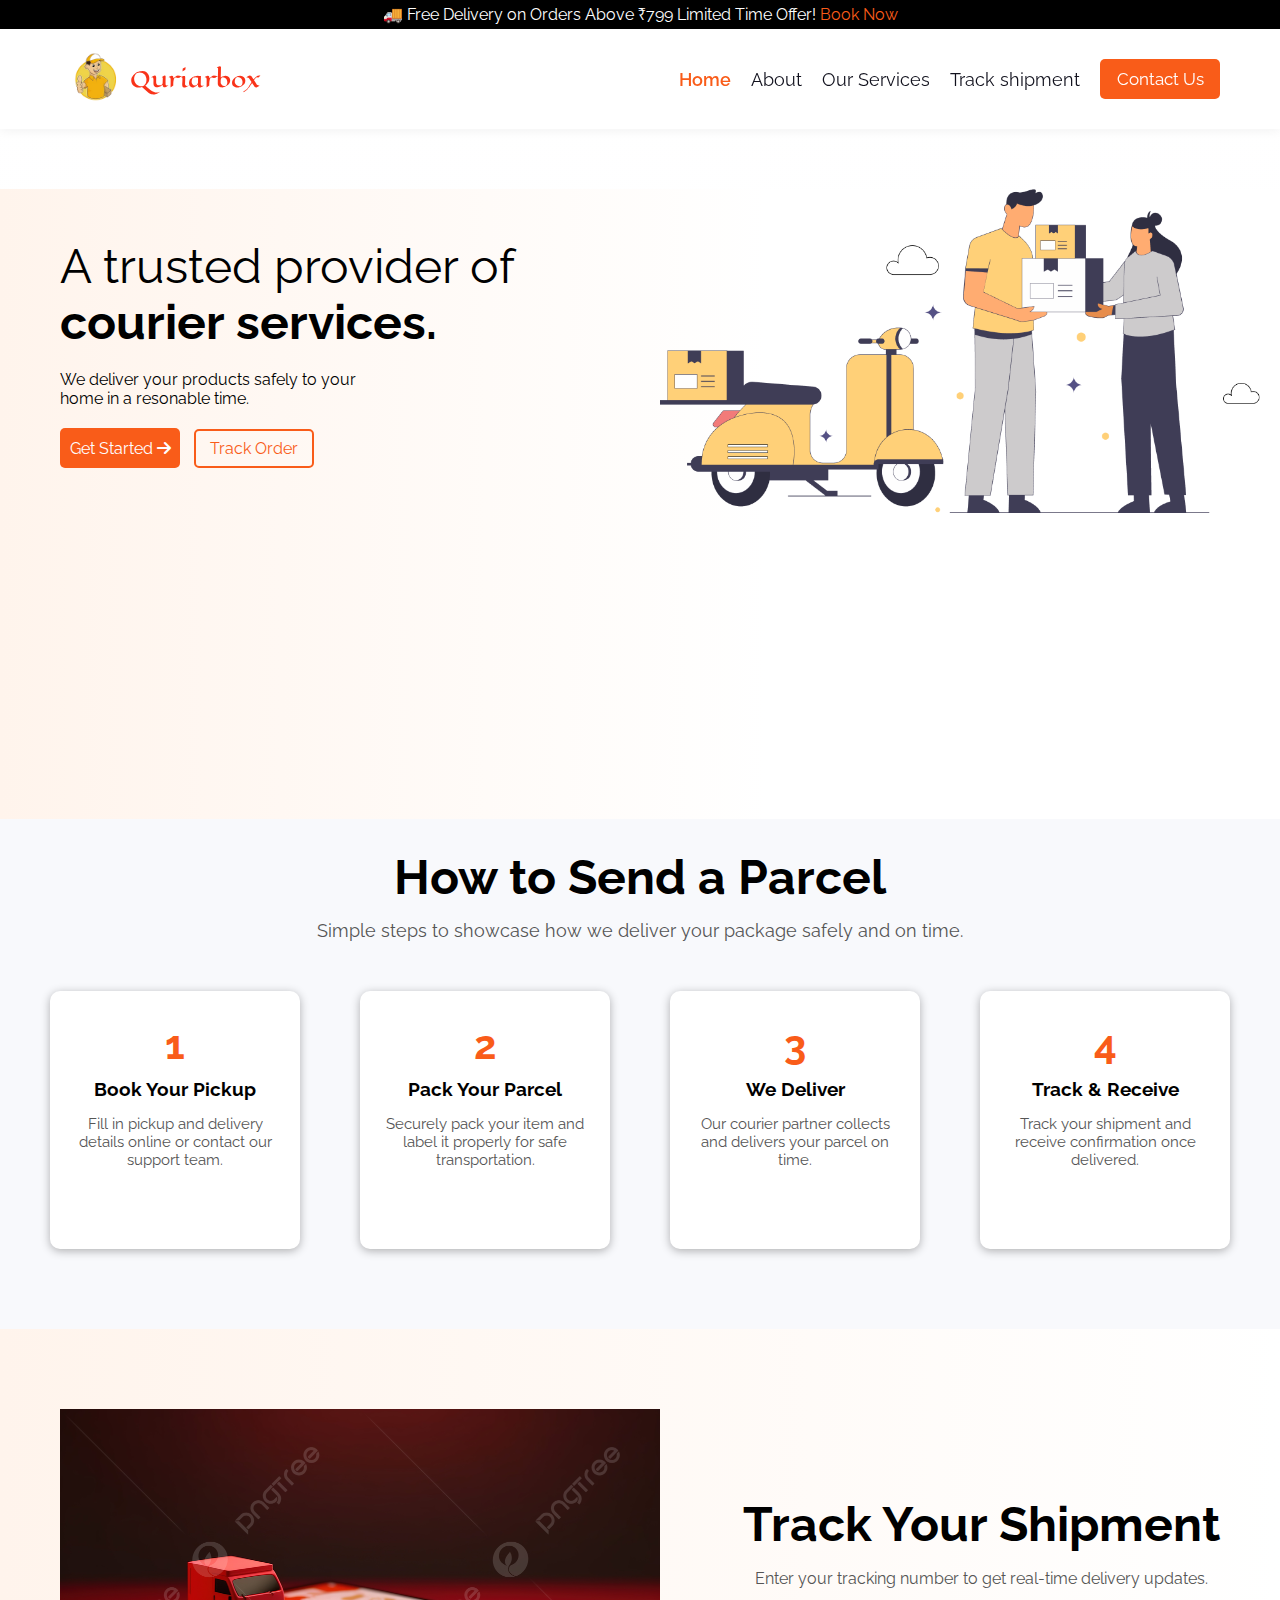
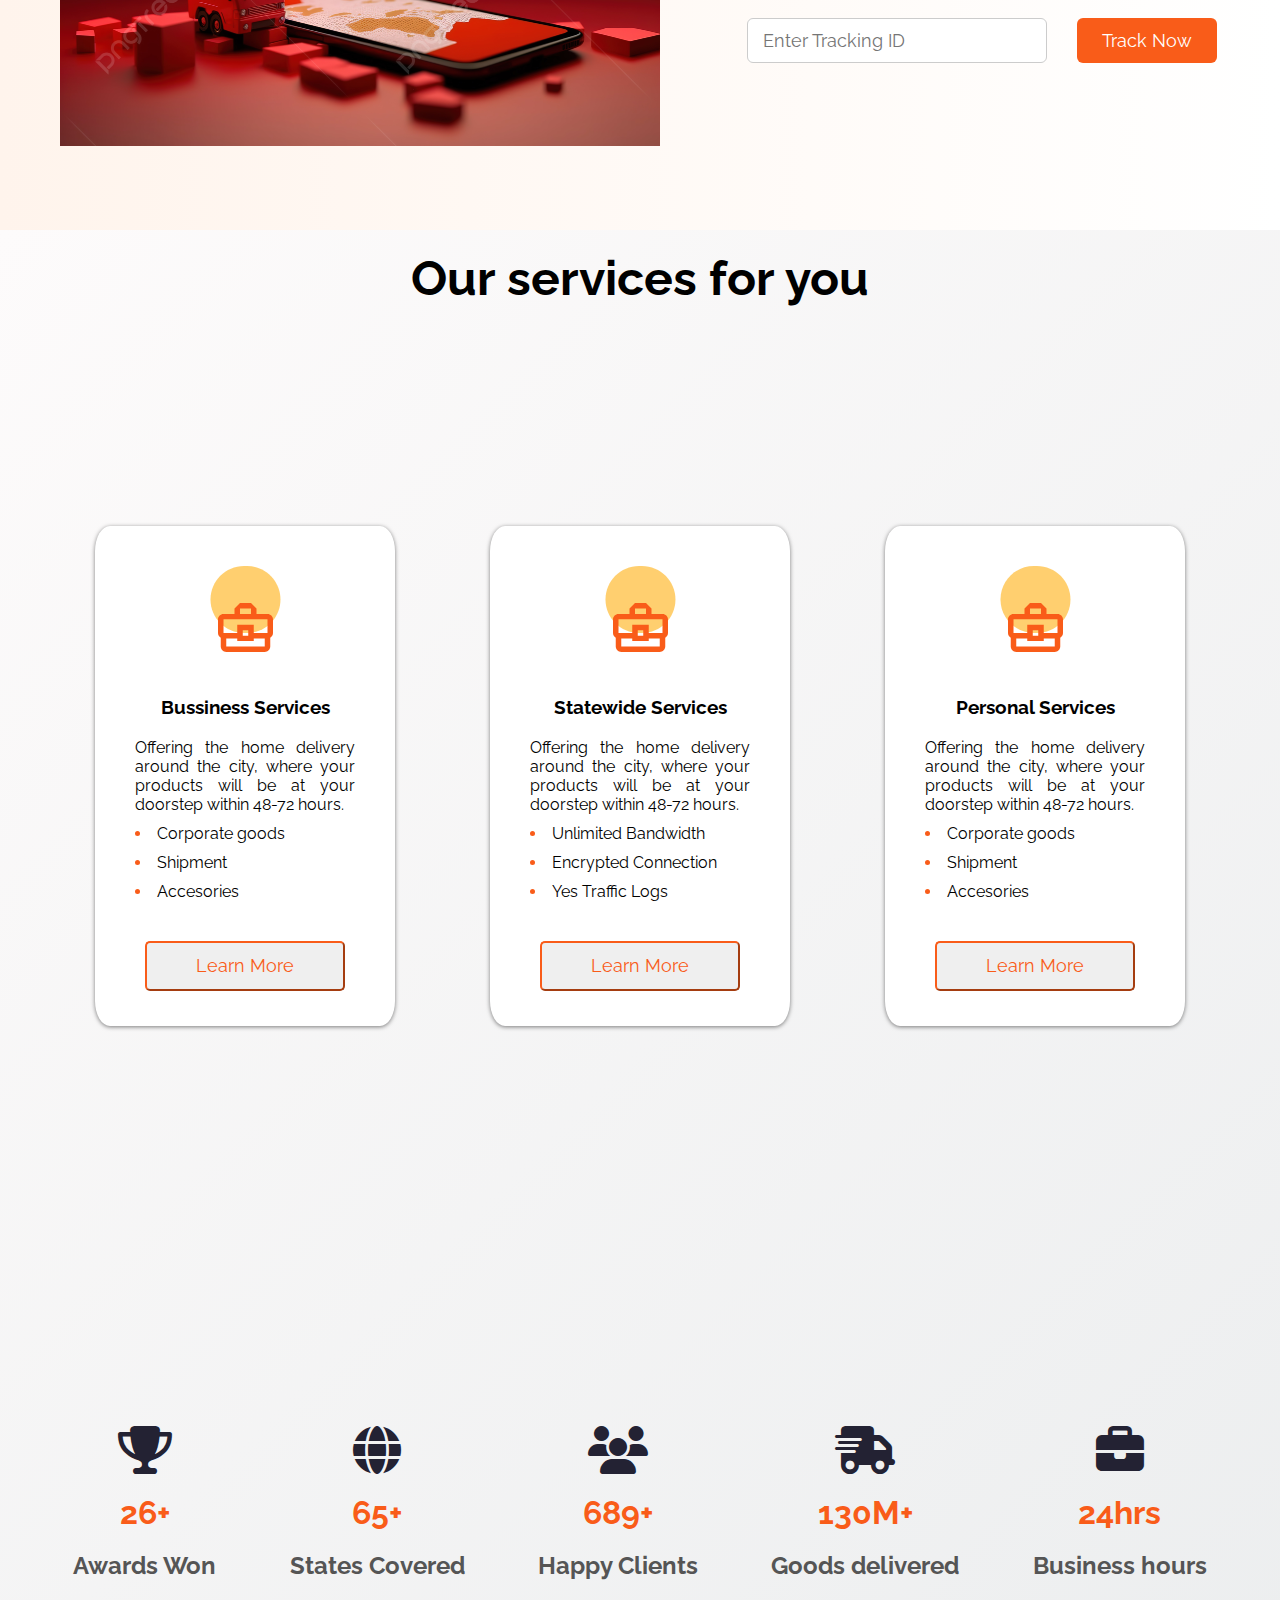
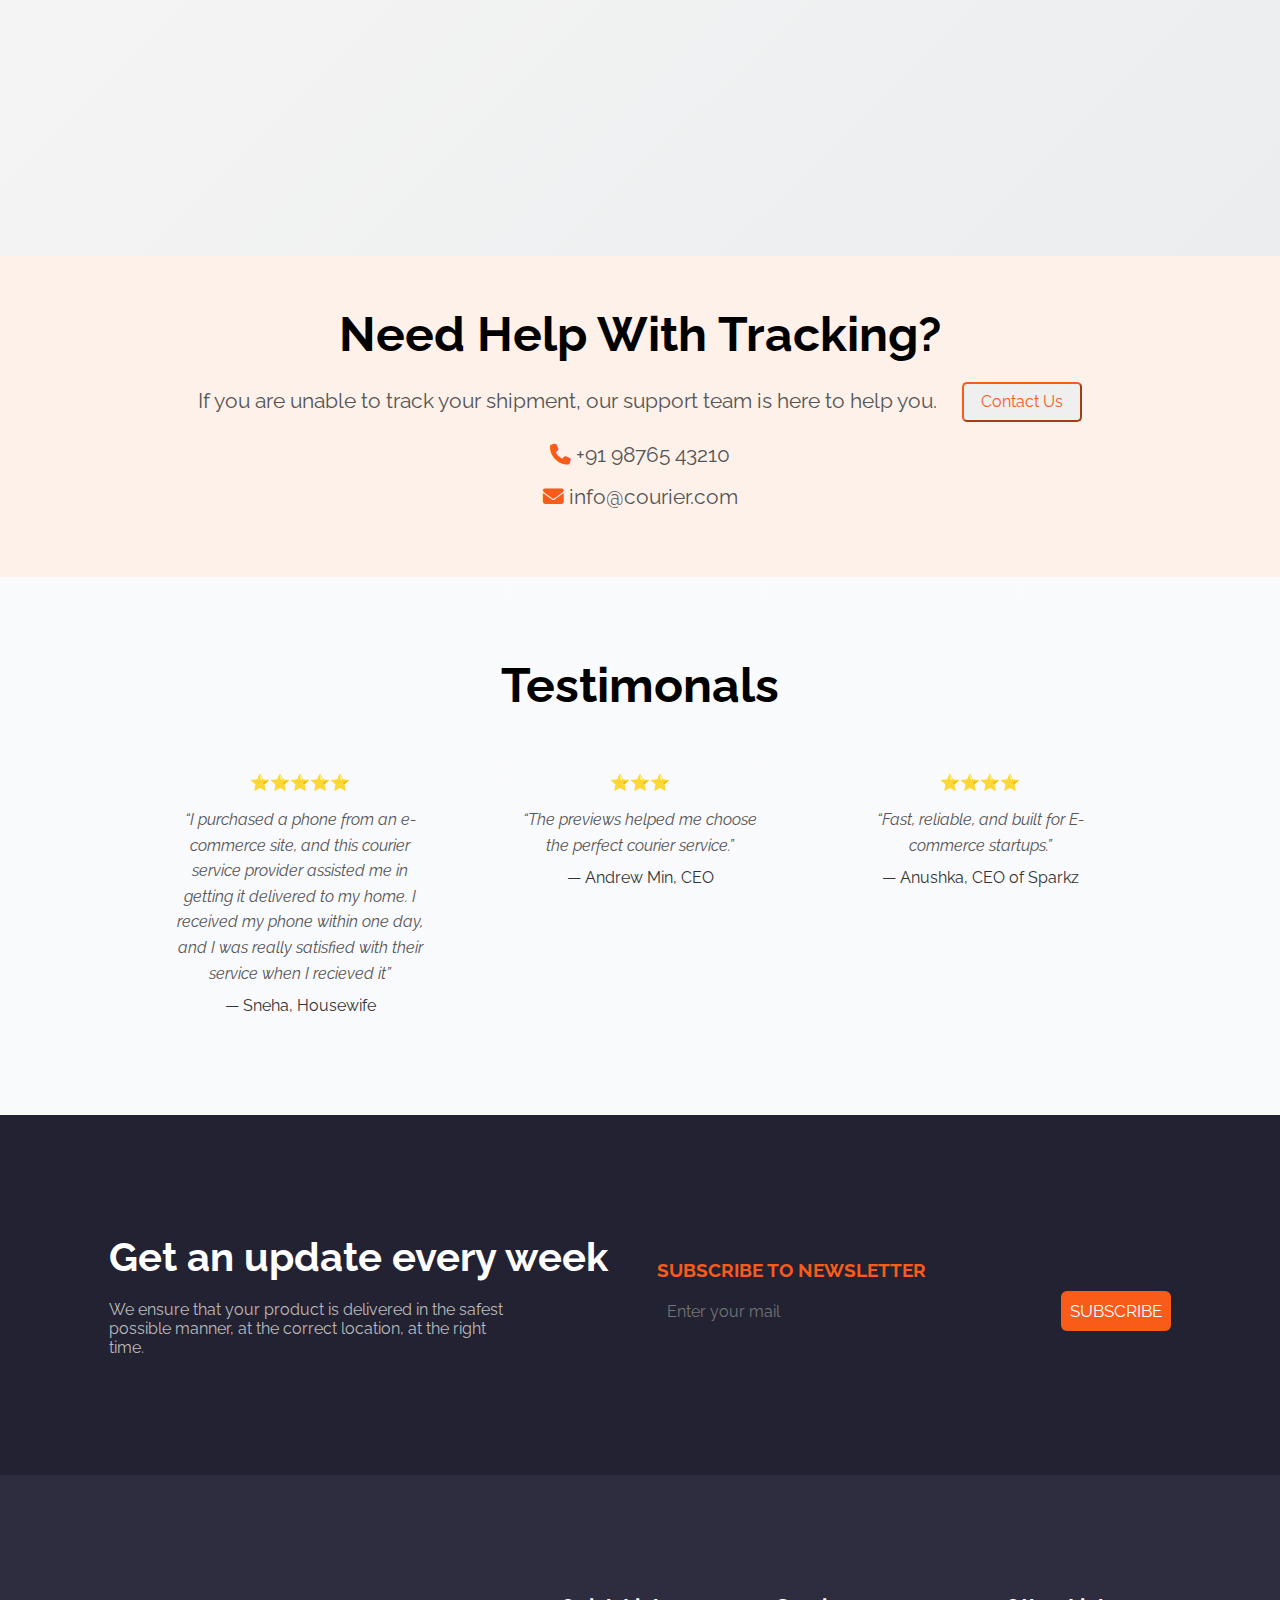
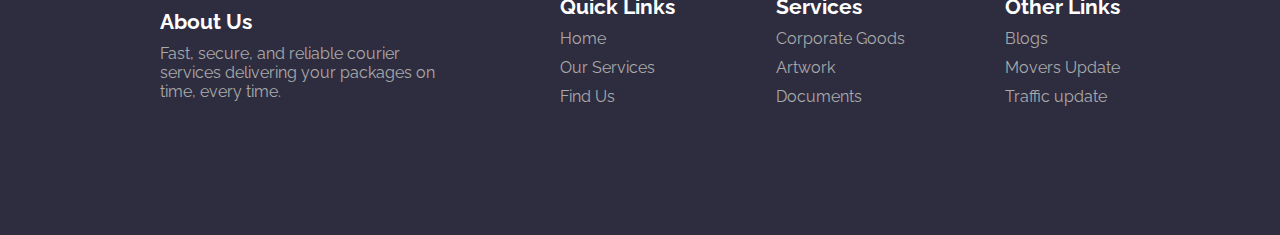
<file: index.html>
<!DOCTYPE html>
<html lang="en">

<head>
    <meta charset="UTF-8">
    <meta name="viewport" content="width=device-width, initial-scale=1.0">
    <title>Document</title>
    <link rel="stylesheet" href="style.css">
    <link rel="stylesheet" href="https://cdnjs.cloudflare.com/ajax/libs/font-awesome/6.5.1/css/all.min.css" />

</head>

<body>
    <div class="offers">
        <p>
        🚚 Free Delivery on Orders Above ₹799 Limited Time Offer!
        <a href="./find.html"> Book Now</a>
    </p>
    </div>
    
    <nav>
        <div class="logo">
            <a href="./index.html"><img src="./images/logo.png" alt=""></a>
            <a href="#"><p>Quriarbox</p></a>
        </div>
        <ul>
            <li><a href="#home" class="active">Home</a></li>
            <li><a href="./about.html">About</a></li>
            <li><a href="./servi.html">Our Services</a></li>
            <li><a href="./track.html">Track shipment</a></li>
            <li><a href="./find.html"><button>Contact Us</button></a></li>
        </ul>
    </nav>

    <div class="home" id="home">
        <div class="main">
            <div class="content">
                <h1>A trusted provider of <span style="font-weight: bold;">courier services.</span></h1>
                <p>We deliver your products safely to your home in a resonable time.</p>
                <div class="btn">
                    <button class="first">Get Started <i class="fa-solid fa-arrow-right"></i></button>
                    <button class="second">Track Order</button>
                </div>
            </div>
            <div class="ima">
                <img src="./images/hero.png" alt="">
            </div>
        </div>
    </div>
    <section class="process">
        <h1>How to Send a Parcel</h1>
        <p>
            Simple steps to showcase how we deliver your package safely and on time.
        </p>
        <div class="steps">
            <div class="step">
                <h2>1</h2>
                <h3>Book Your Pickup</h3>
                <p>
                    Fill in pickup and delivery details online or contact our support team.
                </p>
            </div>
            <div class="step">
                <h2>2</h2>
                <h3>Pack Your Parcel</h3>
                <p>
                    Securely pack your item and label it properly for safe transportation.
                </p>
            </div>
            <div class="step">
                <h2>3</h2>
                <h3>We Deliver</h3>
                <p>
                    Our courier partner collects and delivers your parcel on time.
                </p>
            </div>
            <div class="step">
                <h2>4</h2>
                <h3>Track & Receive</h3>
                <p>
                    Track your shipment and receive confirmation once delivered.
                </p>
            </div>
        </div>
    </section>
    <section class="tra">
        <div class="tra1">
            <img src="./images/tr.jpg" alt="">
        </div>
        <div class="tra2">
            <h1>Track Your Shipment</h1>
            <p>Enter your tracking number to get real-time delivery updates.</p>

            <div class="t">
                <input type="text" placeholder="Enter Tracking ID">
                <a href="./track.html"></a><button>Track Now</button>
            </div>
        </div>
    </section>

    <section class="services" id="service">
        <div class="headpart">
            <h1>Our services for you</h1>
        </div>
        <div class="container">
            <div class="card">
                <div class="image">
                    <img src="./images/services-1.svg" alt="">
                </div>
                <div class="text">
                    <h3>Bussiness Services</h3>
                    <p>Offering the home delivery around the city, where your products will be at your doorstep within
                        48-72 hours.</p>
                    <ul>
                        <li>Corporate goods</li>
                        <li>Shipment</li>
                        <li>Accesories</li>
                    </ul>
                </div>
                <div class="btn1">
                    <a href="./servi.html#b2b"><button>Learn More</button></a>
                </div>
            </div>
            <div class="card">
                <div class="image">
                    <img src="./images/services-1.svg" alt="">
                </div>
                <div class="text">
                    <h3>Statewide Services</h3>
                    <p>Offering the home delivery around the city, where your products will be at your doorstep within
                        48-72 hours.</p>
                    <ul>
                        <li>Unlimited Bandwidth</li>
                        <li>Encrypted Connection</li>
                        <li>Yes Traffic Logs</li>
                    </ul>
                </div>
                <div class="btn1">
                    <a href="./servi.html#ss"><button>Learn More</button></a>
                </div>
            </div>
            <div class="card">
                <div class="image">
                    <img src="./images/services-1.svg" alt="">
                </div>
                <div class="text">
                    <h3>Personal Services</h3>
                    <p>Offering the home delivery around the city, where your products will be at your doorstep within
                        48-72 hours.</p>
                    <ul>
                        <li>Corporate goods</li>
                        <li>Shipment</li>
                        <li>Accesories</li>
                    </ul>
                </div>
                <div class="btn1">
                    <a href="./servi.html#personal"><button>Learn More</button></a>
                </div>
            </div>
        </div>

        <div class="flexbox">
            <div class="icon">
                <i class="fa-solid fa-trophy"></i>
                <div class="num">26+</div>
                <h4>Awards Won</h4>
            </div>
            <div class="icon">
                <i class="fa-solid fa-globe"></i>
                <div class="num">65+</div>
                <h4>States Covered</h4>
            </div>
            <div class="icon">
                <i class="fa-solid fa-users"></i>
                <div class="num">689+</div>
                <h4>Happy Clients</h4>
            </div>
            <div class="icon">
                <i class="fa-solid fa-truck-fast"></i>
                <div class="num">130M+</div>
                <h4>Goods delivered</h4>
            </div>
            <div class="icon">
                <i class="fa-solid fa-briefcase"></i>
                <div class="num">24hrs</div>
                <h4>Business hours</h4>
            </div>
        </div>
    </section>
    <section class="help">
        <h1>Need Help With Tracking?</h1>
        <p>
            If you are unable to track your shipment, our support team is here to help you.
            <a href="./find.html"><button>Contact Us</button></a>
        </p>
        <p class="p11">
            <i class="fa-solid fa-phone" style="color: #f95c19;"></i> +91 98765 43210 <br>
            <i class="fa-solid fa-envelope" style="color: #f95c19;"></i> info@courier.com
        </p>
    </section>
    <section class="testimonials">
        <h1>Testimonals</h1>
        <div class="review">
            <div class="reviewcard">
                ⭐⭐⭐⭐⭐
                <p>
                    “I purchased a phone from an e-commerce site, and this courier service provider assisted me in getting it delivered to my home. I received my phone within one day, and I was really satisfied with their service when I recieved it”
                </p>
                <span>— Sneha, Housewife</span>
            </div>

            <div class="reviewcard">
                ⭐⭐⭐
                <p>
                    “The previews helped me choose the perfect courier service.”
                </p>
                <span>— Andrew Min, CEO</span>
            </div>

            <div class="reviewcard">
                ⭐⭐⭐⭐
                <p>
                    “Fast, reliable, and built for E-commerce startups.”
                </p>
                <span>— Anushka, CEO of Sparkz</span>
            </div>
        </div>
    </section>
    <div class="footer">
        <section class="part01">
            <div class="txt">
                <h2>Get an update every week</h2>
                <p>We ensure that your product is delivered in the safest possible manner, at the correct location, at the right time.</p>
            </div>
            <form>
                <label>SUBSCRIBE TO NEWSLETTER</label><br>
                <input type="email" name="email" id="emailid" placeholder="Enter your mail">
                <button type="submit">SUBSCRIBE</button>
            </form>

        </section>
        <section class="part02">
            <div class="footer-box">
                <h3>About Us</h3>
                <p>Fast, secure, and reliable courier services delivering your packages on time, every time.</p>
            </div>
            <div class="footer-box">
                <h3>Quick Links</h3>
                <ul>
                    <li><a href="#home">Home</a></li>
                    <li><a href="#service">Our Services</a></li>
                    <li><a href="#">Find Us</a></li>
                </ul>
            </div>
            <div class="footer-box">
                <h3>Services</h3>
                <ul>
                    <li><a href="#">Corporate Goods</a></li>
                    <li><a href="#">Artwork</a></li>
                    <li><a href="#">Documents</a></li>
                </ul>
            </div>
            <div class="footer-box">
                <h3>Other Links</h3>
                <ul>
                    <li><a href="#">Blogs</a></li>
                    <li><a href="#">Movers Update</a></li>
                    <li><a href="#">Traffic update</a></li>
                </ul>
            </div>

        </section>
    </div>
</body>

</html>
</file>
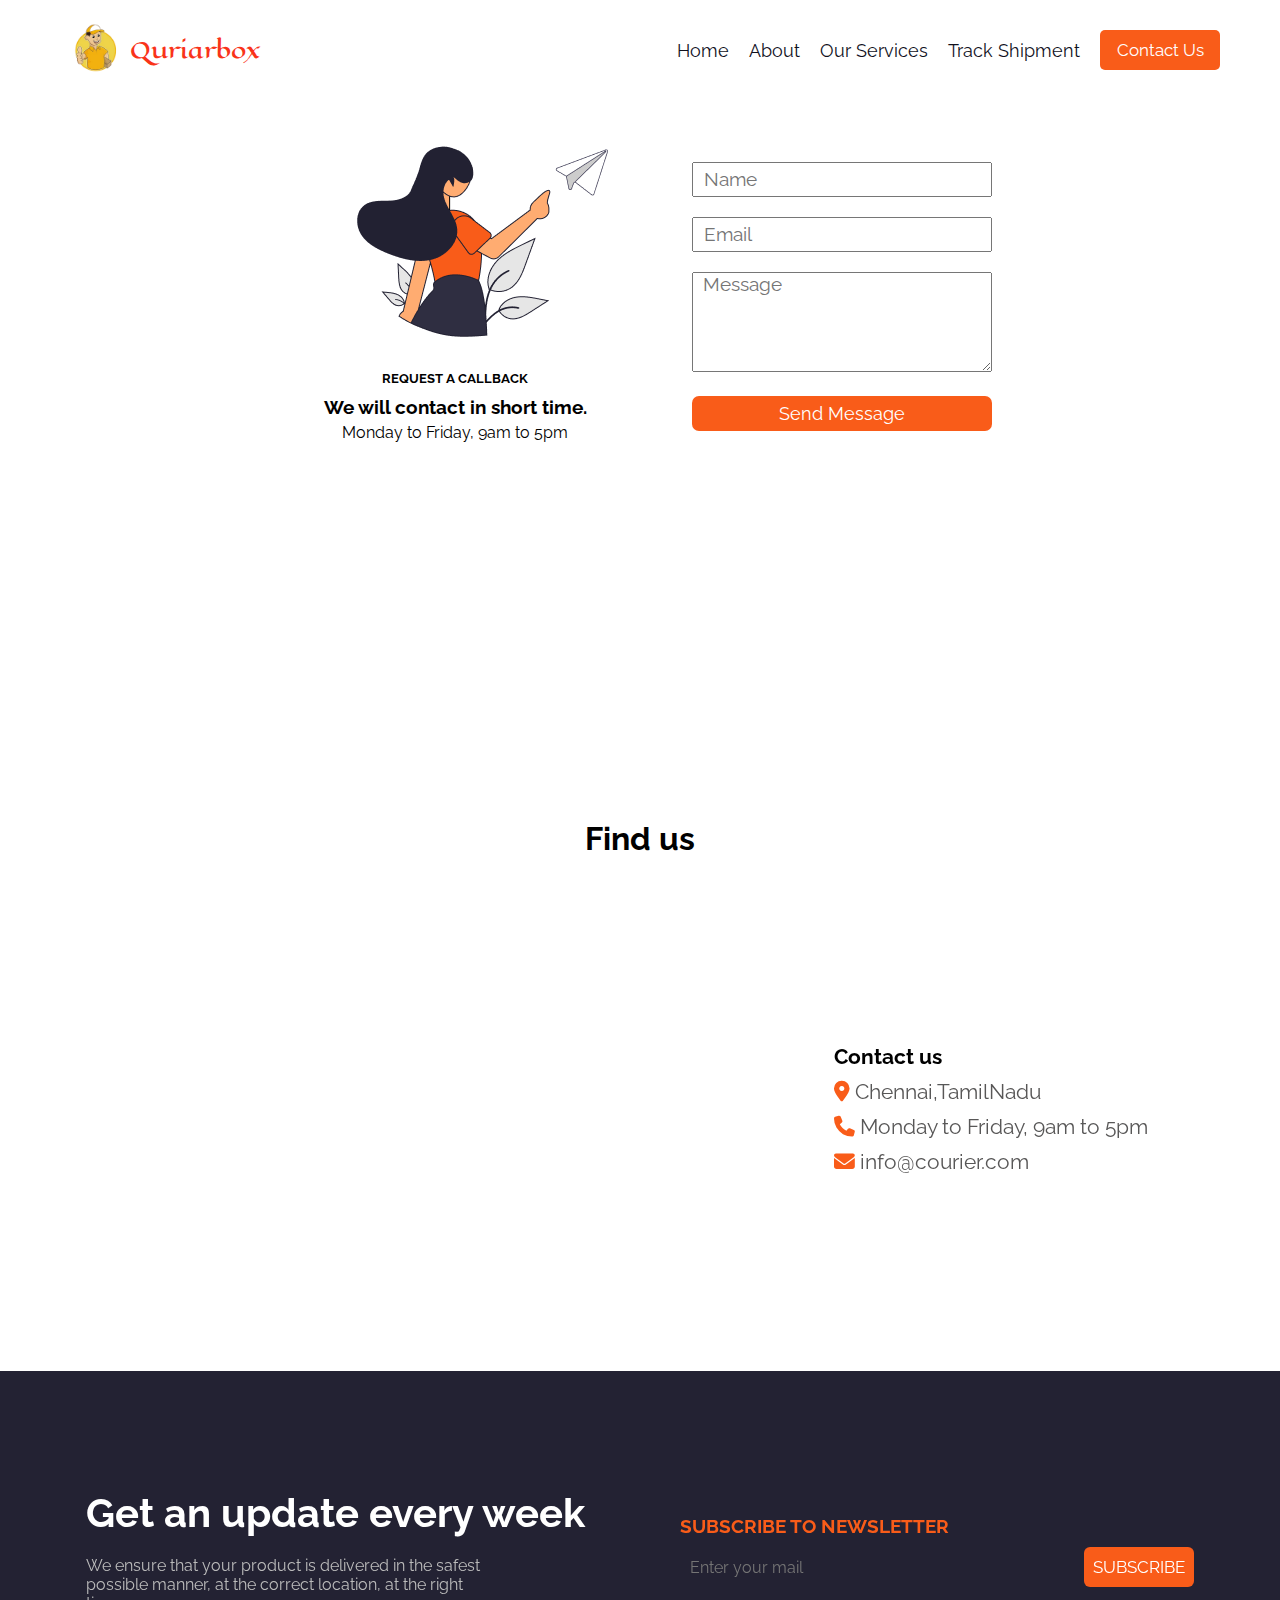
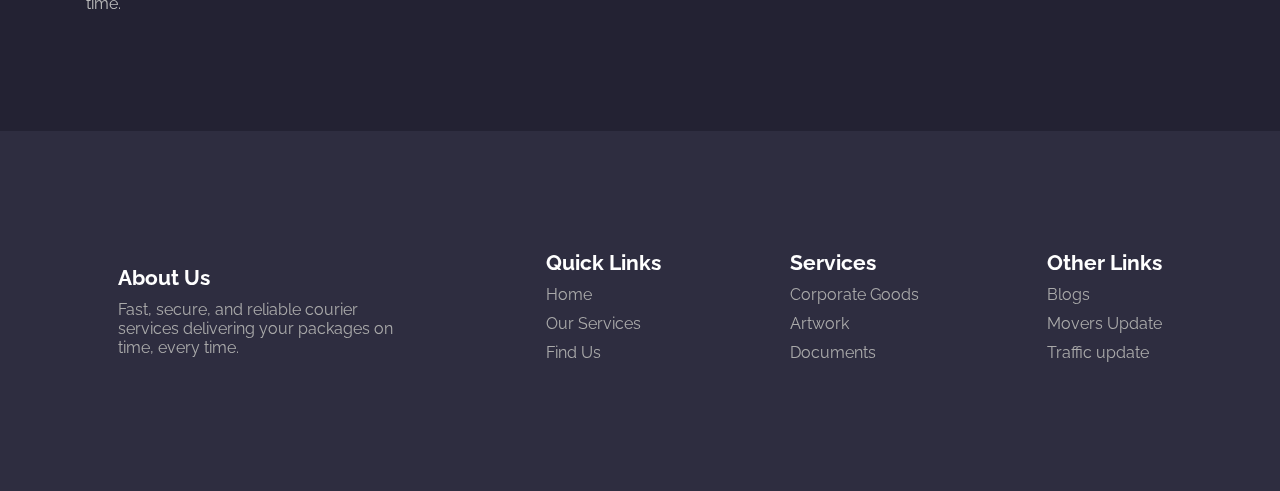
<file: find.html>
<!DOCTYPE html>
<html lang="en">
<head>
    <meta charset="UTF-8">
    <meta name="viewport" content="width=device-width, initial-scale=1.0">
    <title>Document</title>
    <link rel="stylesheet" href="find.css">
    <link rel="stylesheet" href="https://cdnjs.cloudflare.com/ajax/libs/font-awesome/6.5.1/css/all.min.css" />
</head>
<body>
    <nav>
        <div class="logo">
            <a href="./index.html"><img src="./images/logo.png" alt=""></a>
            <a href="./index.html"><p>Quriarbox</p></a>
        </div>
        <ul>
            <li><a href="./index.html">Home</a></li>
            <li><a href="./about.html">About</a></li>
            <li><a href="./servi.html">Our Services</a></li>
            <li><a href="./track.html">Track Shipment</a></li>
            <li><a href="./find.html" class="active"><button>Contact Us</button></a></li>
        </ul>
    </nav>
    <div class="alpha">
        <section>
            <div class="ima">
                <img src="./images/callback.png" alt="">
                <h5>REQUEST A CALLBACK</h5>
                <h3>We will contact in short time.</h3>
                <p>Monday to Friday, 9am to 5pm</p>
            </div>
            <form id="form1">
                <input type="text" placeholder="Name"><br>
                <input type="email" placeholder="Email"><br>
                <textarea placeholder="Message"></textarea><br>
                <button type="submit">Send Message</button>

            </form>
        </section>
    </div>
    <div class="beta" id="cont">
        <h1>Find us</h1>
        <section class="findus">
            <div class="location">
                <iframe src="https://www.google.com/maps/embed?pb=!1m18!1m12!1m3!1d497511.2310658522!2d79.87899624107952!3d13.04798594311595!2m3!1f0!2f0!3f0!3m2!1i1024!2i768!4f13.1!3m3!1m2!1s0x3a5265ea4f7d3361%3A0x6e61a70b6863d433!2sChennai%2C%20Tamil%20Nadu!5e0!3m2!1sen!2sin!4v1765905295126!5m2!1sen!2sin" width="600" height="450" style="border:0;" allowfullscreen="" loading="lazy" referrerpolicy="no-referrer-when-downgrade"></iframe>
            </div>
            <div class="contact">
                <h3>Contact us</h3>
                <p><i class="fa-solid fa-location-dot" style="color: #f95c19;"></i> Chennai,TamilNadu</p>
                <p><i class="fa-solid fa-phone" style="color: #f95c19;"></i> Monday to Friday, 9am to 5pm</p>
                <p><i class="fa-solid fa-envelope" style="color: #f95c19;"></i> info@courier.com</p>
            </div>
        </section>
    </div>

    <!-- footer section starts here -->
    <div class="footer">
        <section class="part01">
            <div class="txt">
                <h2>Get an update every week</h2>
                <p>We ensure that your product is delivered in the safest possible manner, at the correct location, at the right time.</p>
            </div>
            <form id="form2">
                <label>SUBSCRIBE TO NEWSLETTER</label><br>
                <input type="email" name="email" id="emailid" placeholder="Enter your mail">
                <button type="submit">SUBSCRIBE</button>
            </form>

        </section>
        <section class="part02">
            <div class="footer-box">
                <h3>About Us</h3>
                <p>Fast, secure, and reliable courier services delivering your packages on time, every time.</p>
            </div>
            <div class="footer-box">
                <h3>Quick Links</h3>
                <ul>
                    <li><a href="#home">Home</a></li>
                    <li><a href="#service">Our Services</a></li>
                    <li><a href="#">Find Us</a></li>
                </ul>
            </div>
            <div class="footer-box">
                <h3>Services</h3>
                <ul>
                    <li><a href="#">Corporate Goods</a></li>
                    <li><a href="#">Artwork</a></li>
                    <li><a href="#">Documents</a></li>
                </ul>
            </div>
            <div class="footer-box">
                <h3>Other Links</h3>
                <ul>
                    <li><a href="#">Blogs</a></li>
                    <li><a href="#">Movers Update</a></li>
                    <li><a href="#">Traffic update</a></li>
                </ul>
            </div>

        </section>
    </div>
</body>
</html>
</body>
</html>
</file>
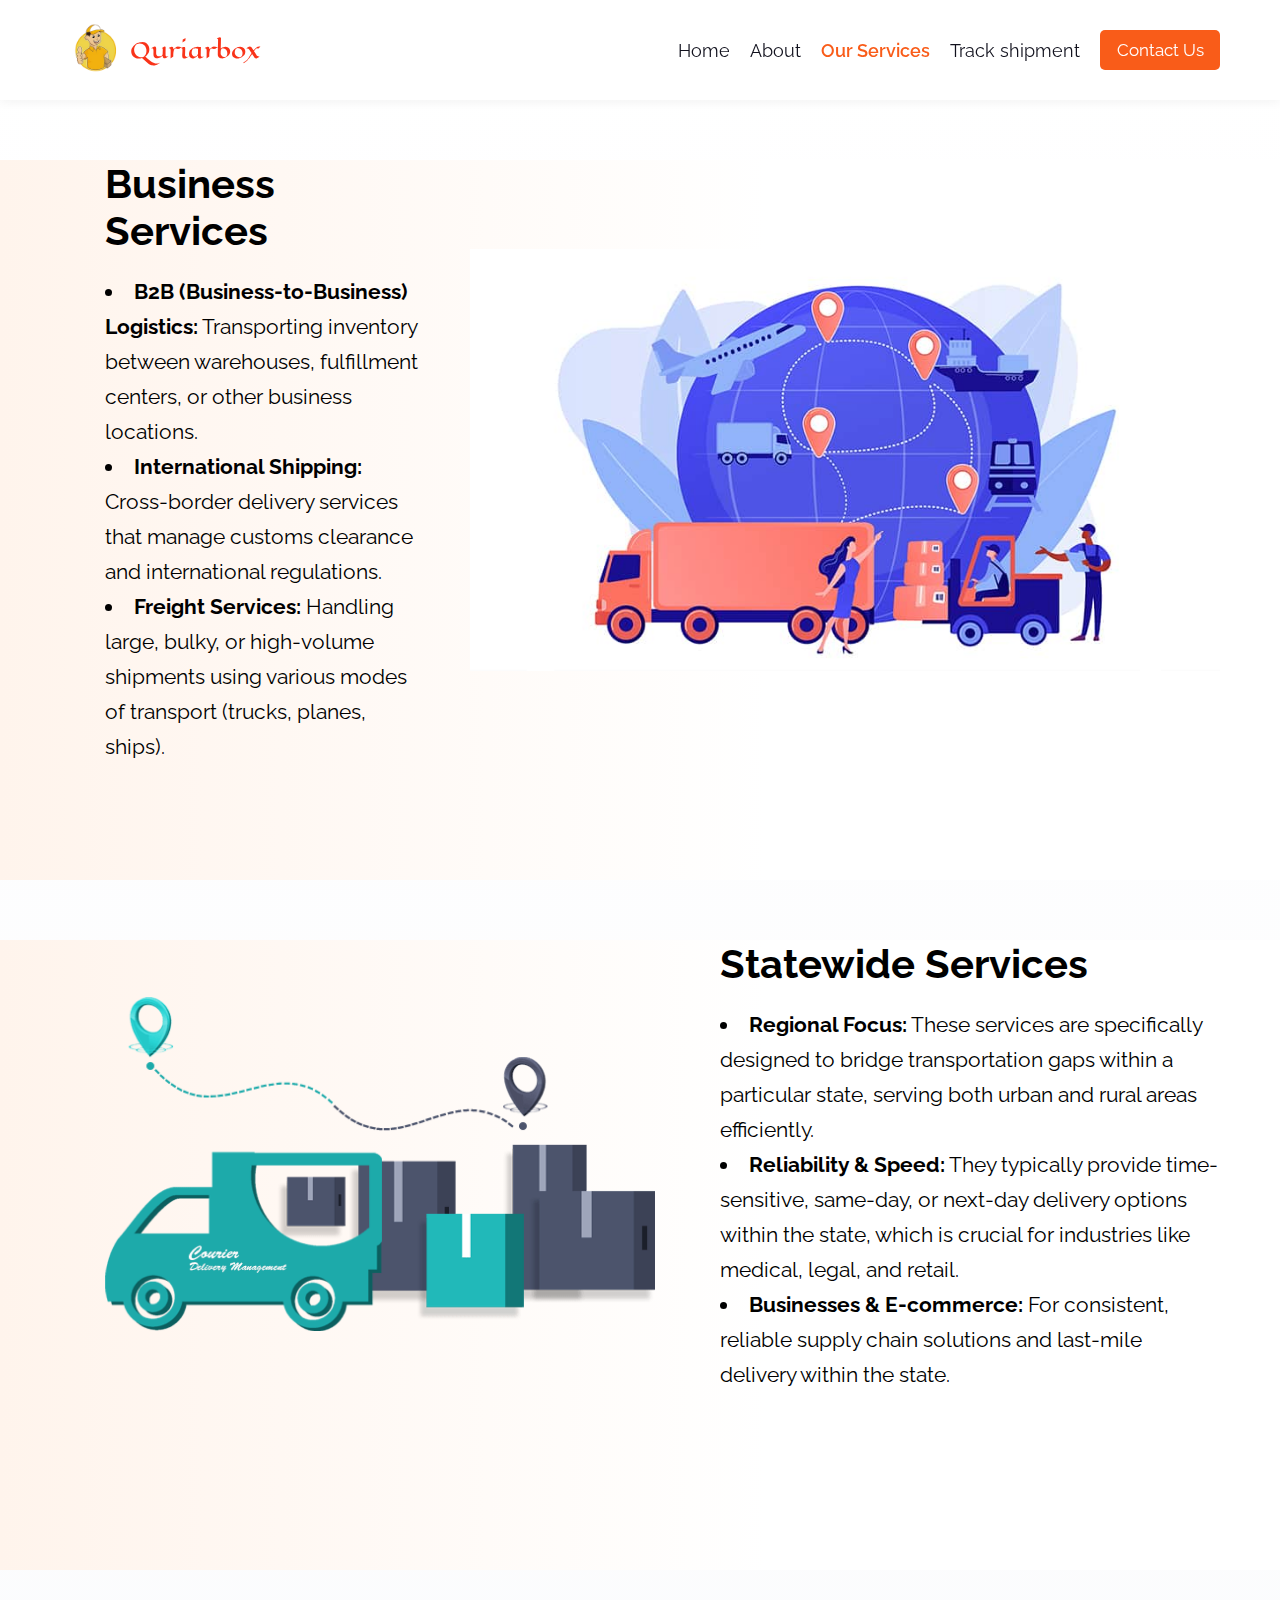
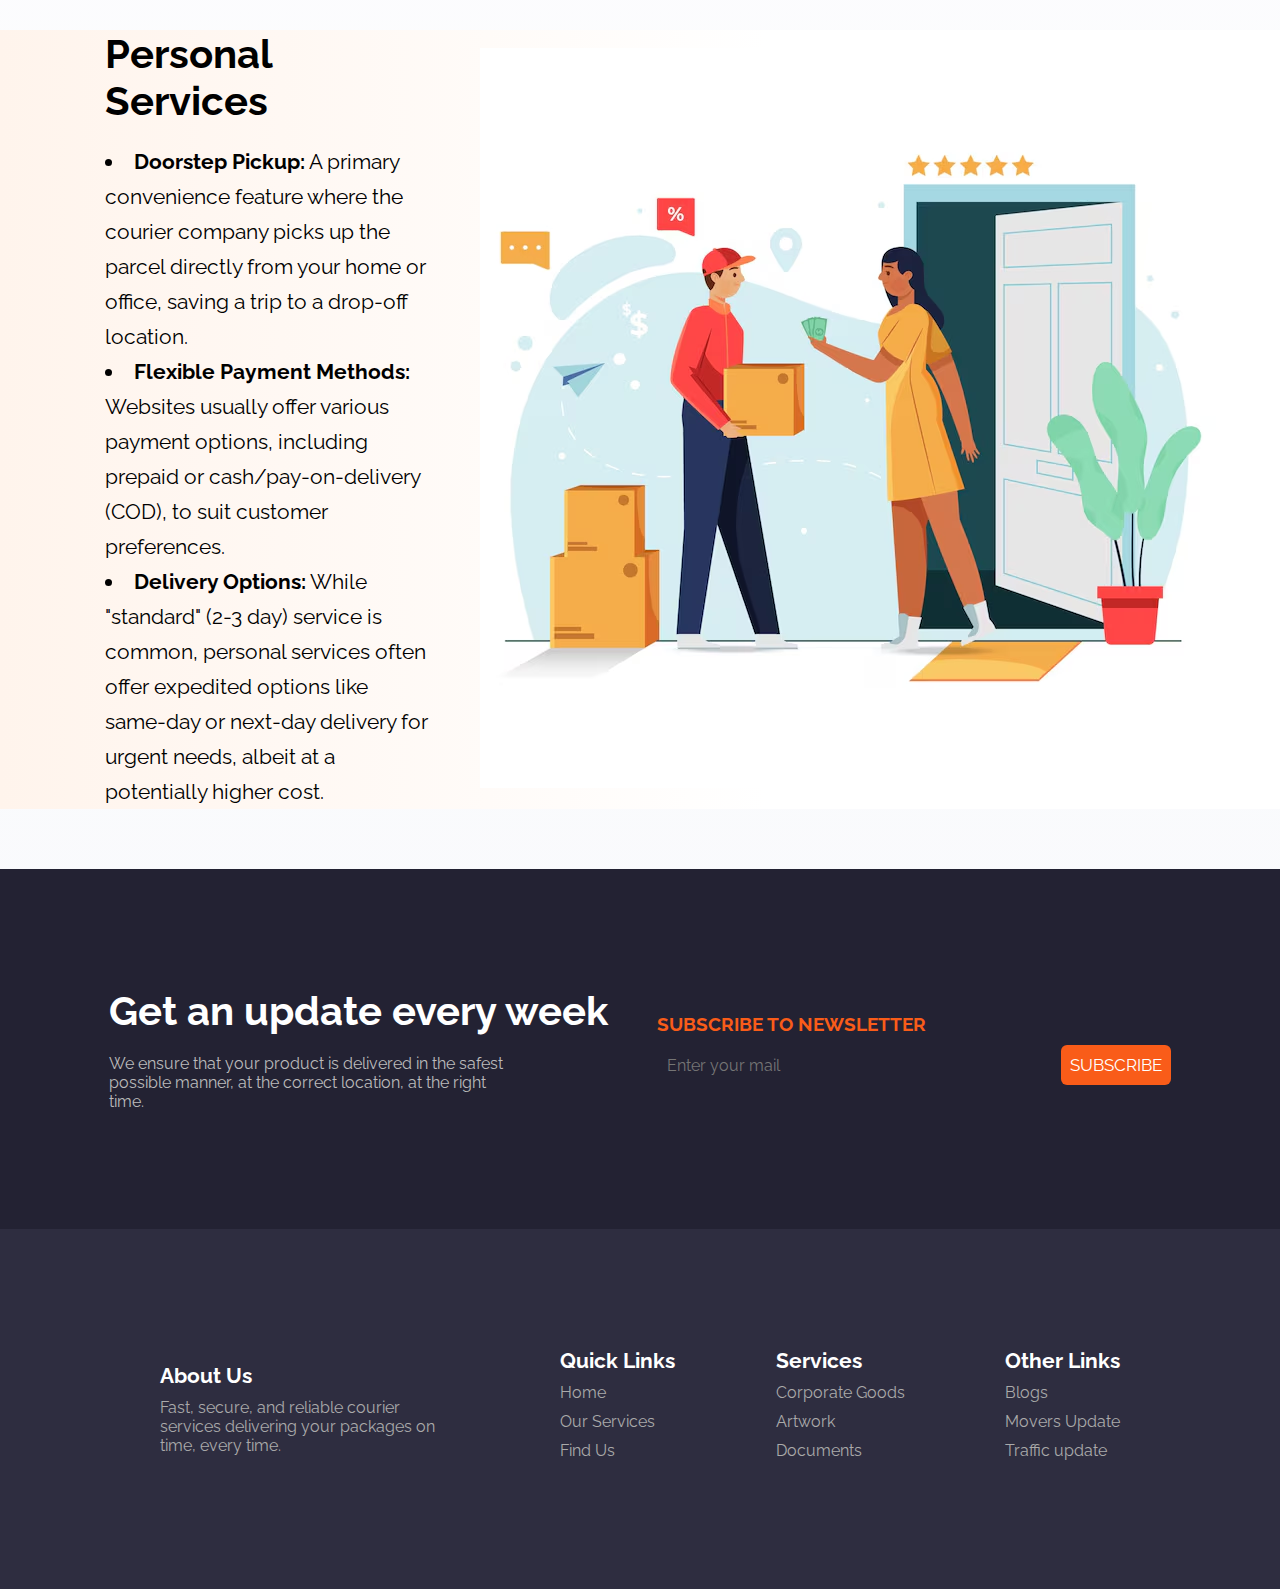
<file: servi.html>
<!DOCTYPE html>
<html lang="en">
<head>
    <meta charset="UTF-8">
    <meta name="viewport" content="width=device-width, initial-scale=1.0">
    <title>Document</title>
    <link rel="stylesheet" href="https://cdnjs.cloudflare.com/ajax/libs/font-awesome/6.5.1/css/all.min.css" />
    <link rel="stylesheet" href="servi.css">
</head>
<body>
    <nav>
        <div class="logo">
            <a href="./index.html"><img src="./images/logo.png" alt=""></a>
            <a href="#"><p>Quriarbox</p></a>
        </div>
        <ul>
            <li><a href="./index.html">Home</a></li>
            <li><a href="./about.html">About</a></li>
            <li><a href="./servi.html" class="active">Our Services</a></li>
            <li><a href="./track.html">Track shipment</a></li>
            <li><a href="./find.html"><button>Contact Us</button></a></li>
        </ul>
    </nav>
    <section class="b2b" id="b2b">
        <div class="main">
            <div class="content">
                <h1>Business Services</h1>
                <ul>
                    <li><b>B2B (Business-to-Business) Logistics:</b> Transporting inventory between warehouses, fulfillment centers, or other business locations. </li>
                    <li><b>International Shipping: </b>Cross-border delivery services that manage customs clearance and international regulations.</li>
                    <li><b>Freight Services:</b> Handling large, bulky, or high-volume shipments using various modes of transport (trucks, planes, ships).</li>
                </ul>
            </div>
            <div class="ima">
                <img src="./images/s3.jpg" alt="">
            </div>
        </div>
    </section>
    <section class="ss" id="ss">
        <div class="main1">
            <div class="ima1">
                <img src="./images/s2.svg" alt="">
            </div>
            <div class="content1">
                <h1>Statewide Services</h1>
                <ul>
                    <li><b>Regional Focus:</b> These services are specifically designed to bridge transportation gaps within a particular state, serving both urban and rural areas efficiently. </li>
                    <li><b>Reliability & Speed:</b> They typically provide time-sensitive, same-day, or next-day delivery options within the state, which is crucial for industries like medical, legal, and retail.</li>
                    <li><b>Businesses & E-commerce:</b> For consistent, reliable supply chain solutions and last-mile delivery within the state.</li>
                </ul>
            </div>
        </div>
    </section>
    <section class="personal" id="personal">
        <div class="main2">
            <div class="content2">
                <h1>Personal Services</h1>
                <ul>
                    <li><b>Doorstep Pickup:</b> A primary convenience feature where the courier company picks up the parcel directly from your home or office, saving a trip to a drop-off location. </li>
                    <li><b>Flexible Payment Methods:</b> Websites usually offer various payment options, including prepaid or cash/pay-on-delivery (COD), to suit customer preferences.</li>
                    <li><b>Delivery Options:</b> While "standard" (2-3 day) service is common, personal services often offer expedited options like same-day or next-day delivery for urgent needs, albeit at a potentially higher cost.</li>
                </ul>
            </div>
            <div class="ima2">
                <img src="./images/s1.avif" alt="">
            </div>
        </div>
    </section>
    <div class="footer">
        <section class="part01">
            <div class="txt">
                <h2>Get an update every week</h2>
                <p>We ensure that your product is delivered in the safest possible manner, at the correct location, at the right time.</p>
            </div>
            <form>
                <label>SUBSCRIBE TO NEWSLETTER</label><br>
                <input type="email" name="email" id="emailid" placeholder="Enter your mail">
                <button type="submit">SUBSCRIBE</button>
            </form>

        </section>
        <section class="part02">
            <div class="footer-box">
                <h3>About Us</h3>
                <p>Fast, secure, and reliable courier services delivering your packages on time, every time.</p>
            </div>
            <div class="footer-box">
                <h3>Quick Links</h3>
                <ul>
                    <li><a href="#home">Home</a></li>
                    <li><a href="#service">Our Services</a></li>
                    <li><a href="#">Find Us</a></li>
                </ul>
            </div>
            <div class="footer-box">
                <h3>Services</h3>
                <ul>
                    <li><a href="#">Corporate Goods</a></li>
                    <li><a href="#">Artwork</a></li>
                    <li><a href="#">Documents</a></li>
                </ul>
            </div>
            <div class="footer-box">
                <h3>Other Links</h3>
                <ul>
                    <li><a href="#">Blogs</a></li>
                    <li><a href="#">Movers Update</a></li>
                    <li><a href="#">Traffic update</a></li>
                </ul>
            </div>

        </section>
    </div>
</body>
</html>
</file>
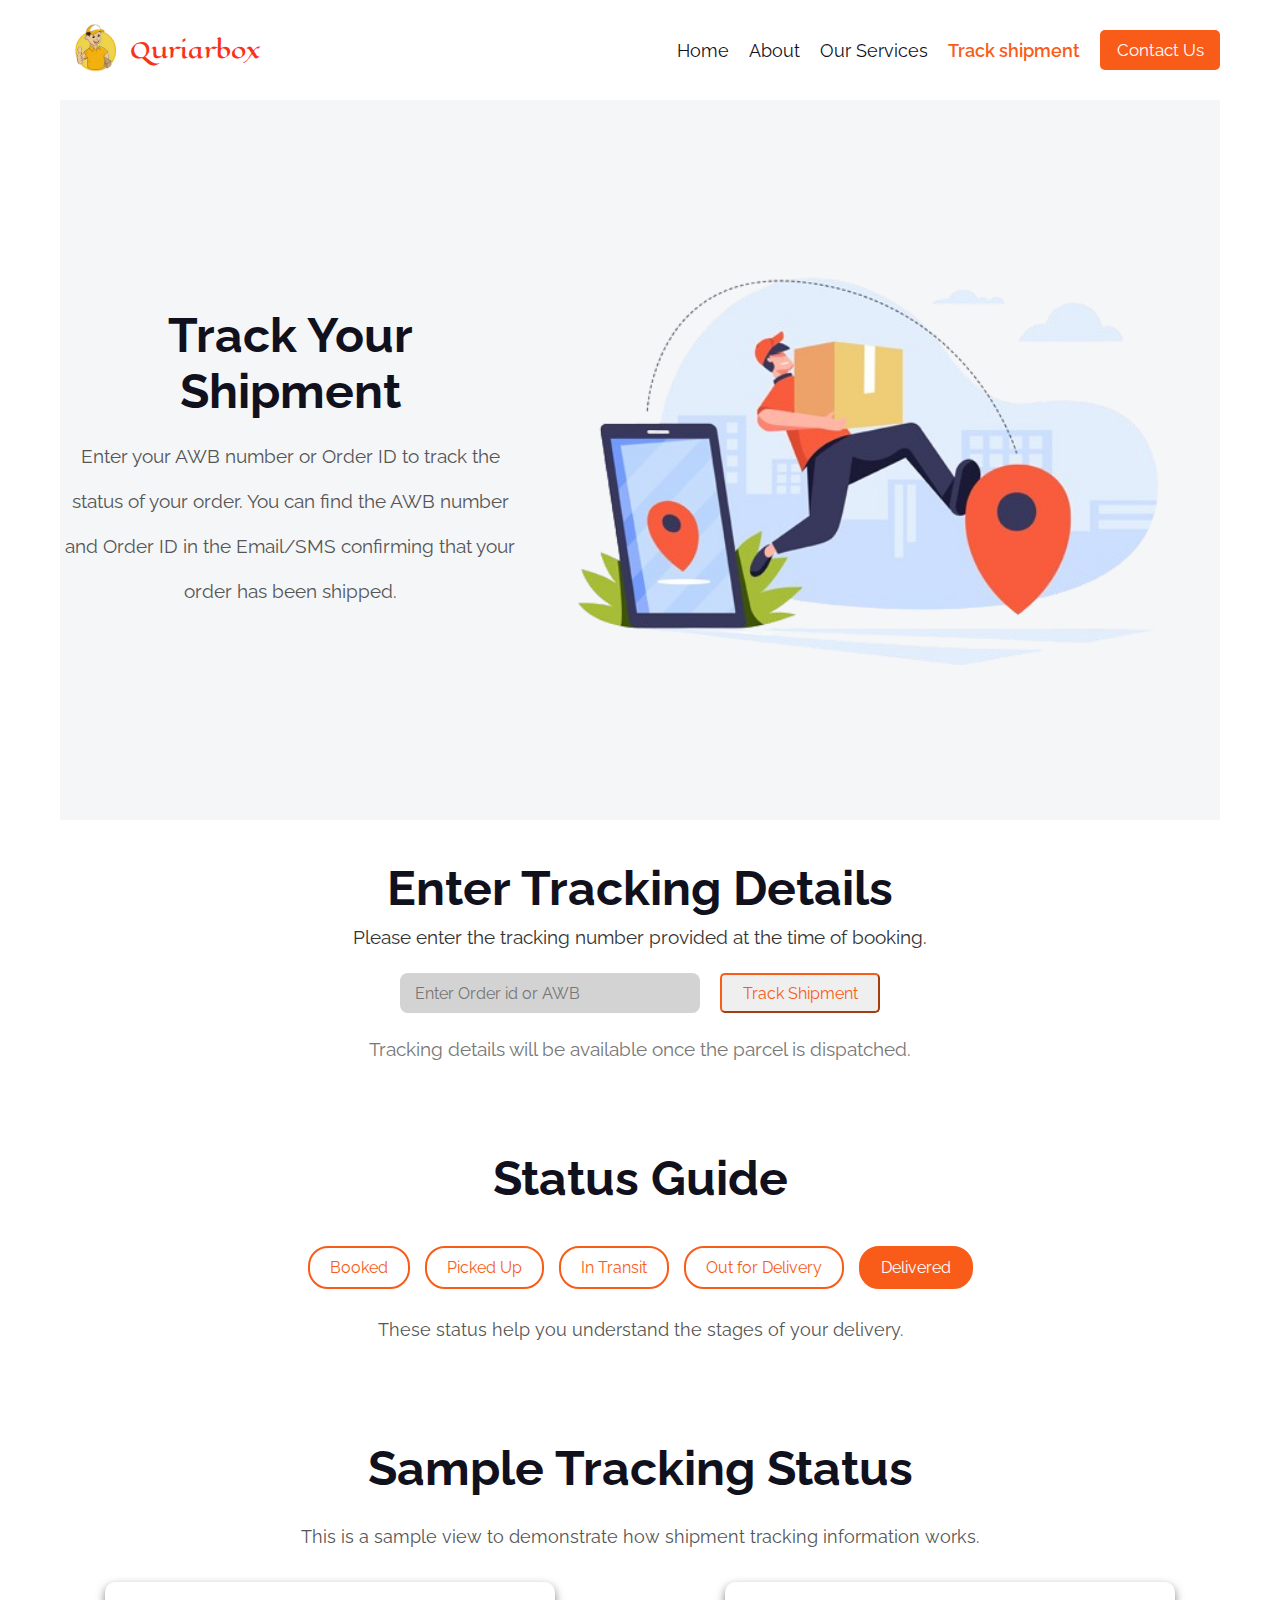
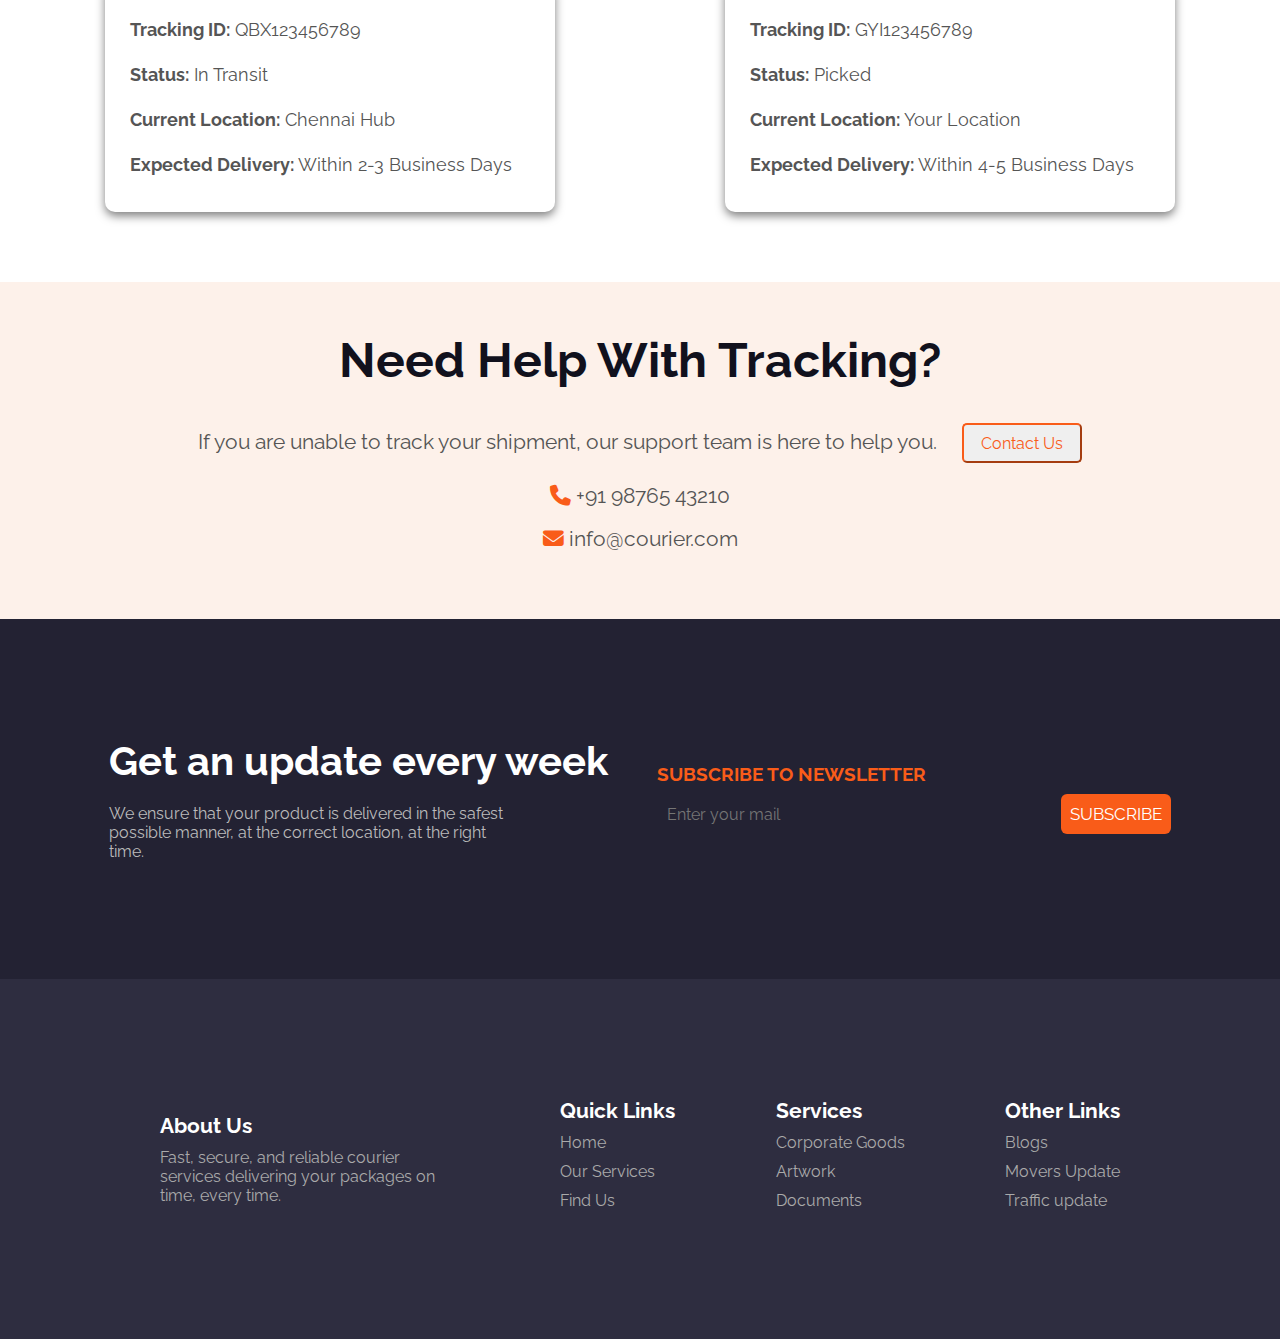
<file: track.html>
<!DOCTYPE html>
<html lang="en">
<head>
    <meta charset="UTF-8">
    <meta name="viewport" content="width=device-width, initial-scale=1.0">
    <title>Document</title>
    <link rel="stylesheet" href="./track.css">
    <link rel="stylesheet" href="https://cdnjs.cloudflare.com/ajax/libs/font-awesome/6.5.1/css/all.min.css" />


</head>
<body>
    <nav>
        <div class="logo">
            <a href="./index.html"><img src="./images/logo.png" alt=""></a>
            <a href="./index.html"><p>Quriarbox</p></a>
        </div>
        <ul>
            <li><a href="./index.html">Home</a></li>
            <li><a href="./about.html">About</a></li>
            <li><a href="./servi.html">Our Services</a></li>
            <li><a href="./track.html" class="active">Track shipment</a></li>
            <li><a href="./find.html"><button>Contact Us</button></a></li>
        </ul>
    </nav>
    <!-- page1 starts -->
    
    <section class="page1">
        <div class="p1">
        <h1>Track Your Shipment</h1>
        <p>
            Enter your AWB number or Order ID to track the status of your order. You can find the AWB number and Order ID in the Email/SMS confirming that your order has been shipped.
        </p>
        </div>
        <div class="p2">
            <img src="./images/track.png" alt="">
        </div>
    </section>
    <section class="page2">
        <h1>Enter Tracking Details</h1>
        <p>Please enter the tracking number provided at the time of booking.</p>

        <div class="Enterid">
            <input type="text" placeholder="Enter Order id or AWB">
            <button>Track Shipment</button>
        </div>

        <p class="note">
            Tracking details will be available once the parcel is dispatched.
        </p>
    </section>
    <section class="page3">
        <h1>Status Guide</h1>
        <div class="status-list">
            <div class="status">Booked</div>
            <div class="status">Picked Up</div>
            <div class="status">In Transit</div>
            <div class="status">Out for Delivery</div>
            <div class="status delivered">Delivered</div>
        </div>
        <p>These status help you understand the stages of your delivery.</p>
    </section>
    <section class="Example">
        <h1>Sample Tracking Status</h1>
        <p>
            This is a sample view to demonstrate how shipment tracking information works.
        </p>
        <div class="cont">
        <div class="example-box">
            <p><strong>Tracking ID:</strong> QBX123456789</p>
            <p><strong>Status:</strong> In Transit</p>
            <p><strong>Current Location:</strong> Chennai Hub</p>
            <p><strong>Expected Delivery:</strong> Within 2-3 Business Days</p>
        </div>
        <div class="example-box">
            <p><strong>Tracking ID:</strong> GYI123456789</p>
            <p><strong>Status:</strong> Picked</p>
            <p><strong>Current Location:</strong> Your Location</p>
            <p><strong>Expected Delivery:</strong> Within 4-5 Business Days</p>
        </div>
        </div>
    </section>
    <section class="help">
        <h1>Need Help With Tracking?</h1>
        <p>
            If you are unable to track your shipment, our support team is here to help you.
            <a href="./find.html"><button>Contact Us</button></a>
        </p>
        <p class="p11">
            <i class="fa-solid fa-phone" style="color: #f95c19;"></i> +91 98765 43210 <br>
            <i class="fa-solid fa-envelope" style="color: #f95c19;"></i> info@courier.com
        </p>
    </section>
<div class="footer">
        <section class="part01">
            <div class="txt">
                <h2>Get an update every week</h2>
                <p>We ensure that your product is delivered in the safest possible manner, at the correct location, at the right time.</p>
            </div>
            <form>
                <label>SUBSCRIBE TO NEWSLETTER</label><br>
                <input type="email" name="email" id="emailid" placeholder="Enter your mail">
                <button type="submit">SUBSCRIBE</button>
            </form>

        </section>
        <section class="part02">
            <div class="footer-box">
                <h3>About Us</h3>
                <p>Fast, secure, and reliable courier services delivering your packages on time, every time.</p>
            </div>
            <div class="footer-box">
                <h3>Quick Links</h3>
                <ul>
                    <li><a href="#home">Home</a></li>
                    <li><a href="#service">Our Services</a></li>
                    <li><a href="#">Find Us</a></li>
                </ul>
            </div>
            <div class="footer-box">
                <h3>Services</h3>
                <ul>
                    <li><a href="#">Corporate Goods</a></li>
                    <li><a href="#">Artwork</a></li>
                    <li><a href="#">Documents</a></li>
                </ul>
            </div>
            <div class="footer-box">
                <h3>Other Links</h3>
                <ul>
                    <li><a href="#">Blogs</a></li>
                    <li><a href="#">Movers Update</a></li>
                    <li><a href="#">Traffic update</a></li>
                </ul>
            </div>

        </section>
    </div>

</body>
</html>
</file>
<file: style.css>
@import url('https://fonts.googleapis.com/css2?family=Eagle+Lake&display=swap');
@import url('https://fonts.googleapis.com/css2?family=Raleway:ital,wght@0,100..900;1,100..900&display=swap');
*{
    margin: 0;
    padding: 0;
    box-sizing: border-box;
    font-family: Raleway;
}
body{
    background: linear-gradient(180deg, #ffffff 0%, #f8f9fc 100%);
}
.offers{
    text-align: center;
    background-color: black;
    color: #fff;
    position: sticky;
    top: 0px;
    z-index: 900;
    padding: 5px 0px 5px 0px;
}
.offers a{
    text-decoration: none;
    color: #f95c19;
}
nav{
    display: flex;
    flex-wrap: wrap;
    height: 100px;
    justify-content: space-between;
    position: sticky;
    top: 10px;
    z-index: 100;
    background-color: white;
    box-shadow: 0 2px 10px rgba(0,0,0,0.05);
}
.logo{
    align-items: center;
    display: flex;
    margin-left: 60px;
}
.logo p{
    font-size: 22px;
    font-family: Eagle Lake!important;
    color: #f93319; 
}
.logo a{
    text-decoration: none;
}
.logo img{
    height: 70px;
}
nav ul{
    display: flex;
    align-items: center;
    margin-right: 60px;
    gap: 20px; 
}
nav ul li{
    list-style: none;
    
}
nav ul li a{
    text-decoration: none;
    color:#11111D;
    font-size: 18px;
}
nav ul li a.active {
    color: #f95c19;
    font-weight: 600;
}
nav ul li a:hover{
    color:#f95c19;
    font-size: 19px;
}
nav ul li a button{
    height: 40px;
    width: 120px;
    background-color: #f95c19;
    color: #fffefe;
    border: none;
    border-radius: 5px;
    font-size: 17px;
}
nav ul li a button:hover{
    transform: scale(1.1);
}
/* ----home page starts------ */
.home{
    height: 70vh;
    background: linear-gradient(90deg, #fff4ec 0%, #ffffff 60%);
}
.main{
    display: flex;
    align-items: center;
    justify-content: space-evenly;
    margin: 60px;
}
.main .content h1{
    width: 600px;
    font-size: 3rem;
    font-weight: 400;
}
.main .content p{
    margin-top: 20px;
    width: 300px;
}
.btn .first{
    margin-top: 20px;
    height: 40px;
    width: 120px;
    background-color: #f95c19;
    color: #fffefe;
    border: none;
    border-radius: 5px;
    font-size: 1rem;
    transition: all 0.4s cubic-bezier(0.19, 1, 0.22, 1);
}
.btn button:hover{
    transform: scale(1.1);
}
.second{
    background: transparent;
    border: 2px solid #f95c19;
    color: #f95c19;
    height: 39px;
    width: 120px;
    margin-left: 10px;
    border-radius: 5px;
    font-size: 1rem;
}
.second:hover {
    background-color: #f95c19;
    color: #fff;
}
.main .ima img{
    height: auto;
    width: 600px;
}
/* ----process session starts--- */
.process {
    background-color: #f8f9fc;
    text-align: center;
    padding: 30px 20px;
}
.process h1 {
    font-size: 3rem;
}
.process p {
    color: #555;
    font-size: 1.1rem;
    margin: 15px 0 50px;
}
.steps {
    display: flex;
    justify-content: space-evenly;
    flex-wrap: wrap;
    gap: 30px;
    margin-bottom: 50px;
}
.step {
    background-color: white;
    width: 250px;
    padding: 30px 20px;
    border-radius: 10px;
    box-shadow: 0 2px 10px rgba(0,0,0,0.3);
    transition: all 0.3s ease;
}
.step:hover {
    transform: translateY(-10px);
    box-shadow: 0 2px 10px rgba(0,0,0,0.5);
}
.step h2 {
    font-size: 2.5rem;
    color: #f95c19;
}
.step h3 {
    margin: 10px 0px;
}
.step p {
    font-size: 0.95rem;
    color: #555;
}
/* ----trackimg section starts--- */
.tra {
    background: linear-gradient(90deg, #fff4ec 0%, #ffffff 100%);
    text-align: center;
    padding: 80px 60px;
    justify-content: space-between;
    align-items: center;
    display: flex;
}
.tra .tra1 img{
    width: 600px;
}
.tra .tra2 h1 {
    font-size: 3rem;
    margin-bottom: 17px;
}
.tra .tra2 p {
    color: #555;
    margin-bottom: 30px;
}
.tra2 .t {
    display: flex;
    justify-content: center;
    gap: 15px;
    flex-wrap: wrap;
}
.tra2 .t input {
    width: 300px;
    height: 45px;
    padding-left: 15px;
    font-size: 1.1rem;
    border-radius: 6px;
    border: 1px solid #ccc;
}
.tra2 .t button {
    height: 45px;
    width: 140px;
    background-color: #f95c19;
    color: white;
    border: none;
    border-radius: 6px;
    font-size: 1.1rem;
}
.tra2 .t button:hover {
    transform: scale(1.05);
}
/* ----service section starts--- */
.headpart h1{
    text-align: center;
    font-size: 3rem;
    padding: 20px;
}
.services{
    background: linear-gradient(135deg, #fdfbfb 0%, #ebedee 100%);
}
.card{
    height: 500px;
    width: 300px;
    text-align: center;
    border-radius: 5%;
    background-color: #fff;
    box-shadow: 0 1px 4px rgba(0,0,0,0.5);
    transition: all 0.4s cubic-bezier(0.25, 0.46, 0.45, 0.94);
}
.card:hover{
    transform: translate(5px, -10px);
}
.card .image{
    padding: 40px;
}
.card .text h3{
    padding-bottom: 20px;
}
.card .text p{
    text-align: justify;
    padding: 0px 40px;
}
.card .text ul li{
    list-style-position: inside;
    text-align: start;
    padding: 0px 40px;
    padding-top: 10px;
}
.card .text ul li::marker{
    color: #f95c19;
}
.card .btn1 a button{
    height: 50px;
    width: 200px;
    border-color: #f95c19;
    border-radius: 5px;
    margin-top: 40px;
    color: #f95c19;
    font-size: 1.1rem;
}
.card .btn1 a button:hover{
    background-color: #f95c19;
    color:white;
}
.container{
    display: flex;
    flex-wrap: wrap;
    justify-content: space-evenly;
    align-items: center;
    height: 100vh;
}
.flexbox{
    display: flex;
    flex-wrap: wrap;
    height: 70vh;
    justify-content: space-evenly;
    align-items: center;
}
.flexbox .icon{
    text-align: center;
    height: 30vh;
    transition: all 0.4s ease;
    
}
.flexbox .icon:hover{
    transform: translate(10px,-10px);
}
.flexbox .icon i{
    font-size: 3rem;
    padding: 20px;
    color: #232233;
}
.flexbox .icon .num{
    font-size: 2rem;
    text-align: center;
    color: #f95c19;
    font-weight: bold;
    padding-bottom: 20px;
}
.flexbox .icon h4{
    font-size: 1.5rem;
    color: #555;
}
/* ---Help section starts--- */
.help{
    background:#fdf1ea;
    padding:50px 20px;
    text-align:center;
}
.help h1{
    font-size: 3rem;
}
.help p{
    font-size: 1.3rem;
    color: #555;
}
.help p a button{
    margin-top: 20px;
    margin-left: 20px;
    height: 40px;
    width: 120px;
    border-color: #f95c19;
    color: #f95c19;    
    border-radius: 5px;
    font-size: 1rem;
    transition: all 0.4s cubic-bezier(0.19, 1, 0.22, 1);
}
.help p a button:hover{
    background-color: #f95c19;
    color: #fffefe;
    border: none;
    transform: scale(1.1);
}
.p11{
    margin-top:20px;
    font-size:1.1rem;
}
.p11 i{
    padding-bottom: 20px;
}
/* ----review section start---- */
.testimonials {
    padding: 80px 20px;
    text-align: center;
}
.testimonials h1{
    font-size: 3rem;
}
.review{
    display: flex;
    margin-top: 40px;
    gap: 40px;
    justify-content: center;
    flex-wrap: wrap;
}
.reviewcard {
    width: 300px;
    padding: 20px;
    border-radius: 10px;
    color: #555;
    transition: all 0.4s ease;
}
.reviewcard:hover {
    transform: translateY(-6px);
    box-shadow: 0 2px 4px rgba(0,0,0,0.5);
}
.reviewcard p {
    margin-top: 15px;
    font-style: italic;
    line-height: 1.6;
}
.reviewcard span {
    display: block;
    margin-top: 10px;
    color: #333;
}
/* ----footer section---- */
.footer .part01{
    background-color: #232233;
    height: 40vh;
    display: flex;
    align-items: center;
    justify-content: space-evenly;
    padding: 0px 60px;
}
.footer .part01 .txt h2{
    color: #fff;
    font-size: 2.5rem;
}
.footer .part01 .txt p{
    width: 400px;
    color: #bbb;
    padding-top: 20px
}
.footer .part01 label{
    color: #f95c19;
    font-weight: bolder;
    font-size: 1.2rem;
}
input[type='email']{
    width:400px;
    height: 40px;
    padding-left: 10px;
    font-size: 1rem;
    border-radius: 6px;
    margin-top: 10px;
    border: none;
    color: #777;
    background:none;
}
form button{
    height: 40px;
    width: 110px;
    border-radius: 6px;
    font-size: 1.09rem;
    background-color: #f95c19;
    color: #fff;
    border: none;
}
.footer .part02{
    background-color: #2e2d40;
    height: 40vh;
}
.part02{
    display: flex;
    flex-wrap: wrap;
    align-items: center;
    justify-content: space-evenly;
    padding: 0px 60px;
}
.footer-box h3{
    color:#fff;
    font-size: 1.3rem;
    padding-bottom: 10px;
}
.footer-box p{
    width: 300px;
    color: #aaa;
}
.footer-box ul li{
    list-style: none;
    margin-bottom: 10px;
}
.footer-box ul li a{
    text-decoration: none;
    color: #aaa;
}
.footer-box ul li a:hover{
    text-decoration: underline;
}
/*-------media query for tab screen-------*/
@media(min-width:740px) and (max-width:1024px){
    nav{
    display: flex;
    flex-wrap: wrap;
    height: 130px;
}
.logo{
    margin-left: 20px;
}
nav ul{
    margin-right: 40px;
    margin-left: 40px;
}
.main{
    display: flex;
    flex-wrap: wrap;
}
.home{
    height: auto;
}
.tra {
    text-align: center;
    padding: 80px 60px;
    justify-content: center;
    align-items: center;
    display: flex;
    flex-wrap: wrap;
}
.tra .tra1 img{
    width: 450px;
}
/* ---Help section starts--- */
.help{
    background:#fdf1ea;
    padding:50px 20px;
    text-align:center;
}
.help p{
    color: #555;
}
.help p a button{
    margin-top: 20px;
    margin-left: 20px;
    height: 30px;
    width: 100px;
    border-color: #f95c19;
    color: #f95c19;    
    border-radius: 5px;
    font-size: 1rem;
    transition: all 0.4s cubic-bezier(0.19, 1, 0.22, 1);
}
.help p a button:hover{
    background-color: #f95c19;
    color: #fffefe;
    border: none;
    transform: scale(1.1);
}
.p11{
    margin-top:20px;
    font-size:1.1rem;
}
.p11 i{
    padding-bottom: 20px;
}
.container{
    display: flex;
    flex-wrap: wrap;
    height: auto;
    gap: 40px;
}
.flexbox{
    display: flex;
    flex-wrap: wrap;
    height: auto;
    justify-content: space-evenly; 
    gap: 50px;
    margin-top: 50px;
    margin-bottom: 50px;
}
.flexbox .icon{
    height: 20vh;   
}
.flexbox .icon h4{
    font-size: 1.1rem;
}
.help{
    padding:50px 30px;
}
.footer .part01{
    height: auto;
    display: flex;
    flex-wrap: wrap;
    padding: 20px 60px;
}
.footer .part01 .txt h2{
    font-size: 2rem;
}
.footer .part01 .txt p{
    width: 400px;
    font-size: 0.9rem;
    padding-top: 15px
}
.footer .part01 form{
    margin-top: 20px;
}
.footer .part01 label{
    font-weight: bolder;
    font-size: 1.2rem;
}
input[type='email']{
    width:300px;
    height: 30px;
    padding-left: 10px;
    font-size: 1rem;
    border-radius: 6px;
}
form button{
    height: 30px;
    width: 100px;
    border-radius: 6px;
    font-size: 0.9rem;
    background-color: #f95c19;
    color: #fff;
}
.footer .part02{
    background-color: #2e2d40;
    height: auto;
}
.part02{
    display: flex;
    flex-wrap: wrap;
    gap: 40px;
    padding: 20px 50px;
}
.footer-box h3{
    color:#fff;
    font-size: 1.3rem;
    padding-bottom: 10px;
}
.footer-box p{
    width: 200px;
    color: #aaa;
}
}

/* ------media query for mobile screen------ */
@media(max-width:739px){
    .offers{
        font-size: 0.7rem;
    }
    nav{
    display: flex;
    flex-wrap: wrap;
    flex-direction: column;
    height: auto;
    align-items: center;
    position: static;
}
.logo{
    margin: 0;
}
nav ul{
    display: flex;
    flex-wrap: wrap;
    flex-direction: column;
    margin: 0;
}
.main{
    display: flex;
    flex-wrap: wrap;
    margin: 0px;
}
.main .content h1{
    width: 300px;
    font-size: 2rem;
    font-weight: 400;
    margin-top: 30px;
}
.main .content p{
    margin-top: 20px;
    width: 300px;
}
.main .ima img{
    margin: 30px 0px;
    height: auto;
    width: 330px;
}
.home{
    height: auto;
}
.process h1{
    font-size: 2rem;
}
.process p{
    font-size: 0.9rem;
}
.step {
    width: 90%;
    padding: 10px 20px;
}
.tra {
    padding: 60px 20px;
    display: flex;
    flex-wrap: wrap;
    justify-content: center;
}
.tra .tra1 img{
    width: 300px;
}
.tra .tra2 h1 {
    font-size: 2.3rem;
    margin: 20px 0px;
}
.tra2 .t input {
    font-size: 0.9rem;
}
.tra2 .t button {
    font-size: o.9rem;
}
.headpart h1{
    font-size: 2.3rem;
    padding-bottom: 40px;
}
.container{
    display: flex;
    flex-wrap: wrap;
    height: auto;
    row-gap: 40px;
    align-items: center;
}
.flexbox{
    display: flex;
    flex-wrap: wrap;
    height: auto;
    gap: 60px;
    margin-top: 50px;
    margin-bottom: 50px;
}
.flexbox .icon{
    height: 10vh;
    margin-bottom: 20px; 
}

.flexbox .icon .num{
    font-size: 1rem;
}
.flexbox .icon h4{
    font-size: 1rem;
}
.help{
    padding:40px 20px 50px;
    text-align:left;
    line-height: 5vh;
}
.help h1{
    font-size: 2rem;
}
.help p{
    color: #555;
    font-size: 0.8 rem;
    padding-top: 20px;
}
.help p a button{
    margin-top: 0px;
    margin-left: 20px;
    height: 30px;
    width: 100px;
    border-color: #f95c19;
    color: #f95c19;    
    border-radius: 5px;
    font-size: 1rem;
    transition: all 0.4s cubic-bezier(0.19, 1, 0.22, 1);
}
.help p a button:hover{
    background-color: #f95c19;
    color: #fffefe;
    border: none;
    transform: scale(1.1);
}
.p11{
    margin-top:20px;
    font-size:0.9rem;
}
.p11 i{
    padding-bottom: 20px;
}
.testimonials {
    padding: 40px 20px;
    text-align: center;
}
.testimonials h1{
    font-size: 2.3rem;
}
.footer .part01{
    background-color: #232233;
    height: auto;
    display: flex;
    flex-wrap: wrap;
    padding: 10px 10px;
}
.footer .part01 .txt h2{
    font-size: 1.5rem;
}
.footer .part01 .txt p{
    width: 300px;
}
.footer .part01 form{
    padding-top: 10px;
    padding-left: 25px;
}
.footer .part01 label{
    color: #f95c19;
    font-weight: bolder;
    font-size: 1.2rem;
}
input[type='email']{
    width:280px;
    height: 30px;
    padding-left: 10px;
    font-size: 1rem;
}
form button{
    height: 30px;
    width: 110px;
    border-radius: 6px;
    font-size: 0.9rem;
    background-color: #f95c19;
    color: #fff;
    margin-top: 5px;
}
.footer .part02{
    background-color: #2e2d40;
    height: auto;
}
.part02{
    display: flex;
    flex-wrap: wrap;
    gap: 30px;
    padding: 10px 60px;
}
.footer-box{
    padding-top: 10px;
}
.footer-box h3{
    font-size: 1rem;
    padding-bottom: 10px;
}
.footer-box p{
    width: 200px;
}
.footer-box ul li{
   margin-bottom: 5px;
}
}
</file>
<file: find.css>
@import url('https://fonts.googleapis.com/css2?family=Eagle+Lake&display=swap');
@import url('https://fonts.googleapis.com/css2?family=Raleway:ital,wght@0,100..900;1,100..900&display=swap');
*{
    margin: 0;
    padding: 0;
    box-sizing: border-box;
    font-family: Raleway;
}
nav{
    display: flex;
    height: 100px;
    justify-content: space-between;
    position: sticky;
    top: 0;
    z-index: 100;
    background-color: white;
}
.logo{
    align-items: center;
    display: flex;
    margin-left: 60px;
}
.logo p{
    font-size: 22px;
    font-family: Eagle Lake!important;
    color: #f93319; 
}
.logo a{
    text-decoration: none;
}
.logo img{
    height: 70px;
}
nav ul{
    display: flex;
    align-items: center;
    margin-right: 60px;
    gap: 20px; 
}
nav ul li{
    list-style: none;
    
}
nav ul li a{
    text-decoration: none;
    color:#11111D;
    font-size: 18px;
}
nav ul li a.active {
    color: #f95c19;
    font-weight: 600;
}
nav ul li a:hover{
    color:#f95c19;
    font-size: 19px;
}
nav ul li a button{
    height: 40px;
    width: 120px;
    background-color: #f95c19;
    color: #fffefe;
    border: none;
    border-radius: 5px;
    font-size: 17px;
}
nav ul li a button:hover{
    transform: scale(1.1);
}
.alpha{
    height: 80vh;
}
section{
    display:flex;
    justify-content: center;
    align-items: center;
    gap: 70px;
}
.ima{
    text-align: center;
}
.ima h5{
    margin-top: 10px;
}
.ima h3{
    margin-top: 10px;
}
.ima p{
    margin-top: 5px;
}
#form1{
    margin-top: 50px;
}
#form1 input[type="text"]{
    width: 300px;
    height: 35px;
    padding-left: 10px;
    font-size: 1.2rem;
    margin-bottom: 20px;    
}
#form1 input[type="email"]{
    width: 300px;
    height: 35px;
    padding-left: 10px;
    font-size: 1.2rem;
    margin-bottom: 20px;
}
#form1 textarea{
    width: 300px;
    height: 100px;
    padding-left: 10px;
    font-size: 1.2rem;
    margin-bottom: 20px;
}
#form1 button{
    width: 300px;
    height: 35px;
    font-size: 1.1rem;
    background-color: #f95c19;
    color: #fff;
    border: none;
    border-radius: 7px;
}
.beta h1{
    text-align: center;
}
.findus{
    margin: 30px 100px 30px 100px;
    border-radius: 10px;
    justify-content: space-evenly; 
    background-color: #fff;
}
.contact h3{
    font-size: 1.3rem;
    padding-bottom: 10px;
}
.contact p{
    font-size: 1.3rem;
    color: #585757;
    padding-bottom: 10px;
}


/* ----footer section---- */
.footer .part01{
    background-color: #232233;
    height: 40vh;
    display: flex;
    align-items: center;
    justify-content: space-evenly;
    padding: 0px 60px;
}
.footer .part01 .txt h2{
    color: #fff;
    font-size: 2.5rem;
}
.footer .part01 .txt p{
    width: 400px;
    color: #bbb;
    padding-top: 20px
}
.footer .part01 label{
    color: #f95c19;
    font-weight: bolder;
    font-size: 1.2rem;
}
#emailid{
    width:400px;
    height: 40px;
    padding-left: 10px;
    font-size: 1rem;
    border-radius: 6px;
    margin-top: 10px;
    border: none;
    color: #999;
    background:none;
}
#form2 button{
    height: 40px;
    width: 110px;
    border-radius: 6px;
    font-size: 1.09rem;
    background-color: #f95c19;
    color: #fff;
    border: none;
}
.footer .part02{
    background-color: #2e2d40;
    height: 40vh;
}
.part02{
    display: flex;
    flex-wrap: wrap;
    align-items: center;
    justify-content: space-evenly;
    padding: 0px 60px;
}
.footer-box h3{
    color:#fff;
    font-size: 1.3rem;
    padding-bottom: 10px;
}
.footer-box p{
    width: 300px;
    color: #aaa;
}
.footer-box ul li{
    list-style: none;
    margin-bottom: 10px;
}
.footer-box ul li a{
    text-decoration: none;
    color: #aaa;
}
/*-------media query for tab screen-------*/
@media(min-width:740px) and (max-width:1024px){
    nav{
    display: flex;
    flex-wrap: wrap;
    height: 130px;
}
.logo{
    margin-left: 20px;
}
nav ul{
    margin-right: 40px;
    margin-left: 40px;
}
.alpha{
    height: auto;
}
section{
    display:flex;
    justify-content: center;
    align-items: center;
    gap: 70px;
}
#form1 input[type="text"]{
    width: 300px;
    height: 35px;
    padding-left: 10px;
    font-size: 1.2rem;
    margin-bottom: 20px; 
    margin-top: 10px;   
}
#form1 input[type="email"]{
    width: 300px;
    height: 35px;
    padding-left: 10px;
    font-size: 1.2rem;
    margin-bottom: 20px;
}
#form1 textarea{
    width: 300px;
    height: 100px;
    padding-left: 10px;
    font-size: 1.2rem;
    margin-bottom: 20px;
}
#form1 button{
    width: 300px;
    height: 35px;
    font-size: 1.1rem;
    background-color: #f95c19;
    color: #fff;
    border: none;
    border-radius: 7px;
}
.beta h1{
    text-align: center;
    padding: 30px;
}
.findus{
    margin: 10px 100px 30px 100px;
    border-radius: 10px;
    display: flex;
    flex-wrap: wrap;
} 
.location iframe{
    width: 500px;
    height: 400px;
}
.contact h3{
    font-size: 1.5rem;
    padding-bottom: 10px;
}
.contact p{
    font-size: 1.3rem;
    color: #585757;
    padding-bottom: 10px;
}
.footer .part01{
    height: auto;
    display: flex;
    flex-wrap: wrap;
    padding: 20px 60px;
}
.footer .part01 .txt h2{
    font-size: 2rem;
}
.footer .part01 .txt p{
    width: 400px;
    font-size: 0.9rem;
    padding-top: 15px
}
.footer .part01 form{
    margin-top: 20px;
}
.footer .part01 label{
    font-weight: bolder;
    font-size: 1.2rem;
}
input[type='email']{
    width:300px;
    height: 30px;
    padding-left: 10px;
    font-size: 1rem;
    border-radius: 6px;
}
#form2 button{
    height: 30px;
    width: 100px;
    border-radius: 6px;
    font-size: 0.9rem;
    background-color: #f95c19;
    color: #fff;
}
.footer .part02{
    background-color: #2e2d40;
    height: auto;
}
.part02{
    display: flex;
    flex-wrap: wrap;
    gap: 40px;
    padding: 20px 50px;
}
.footer-box h3{
    color:#fff;
    font-size: 1.3rem;
    padding-bottom: 10px;
}
.footer-box p{
    width: 200px;
    color: #aaa;
}
}

/* ------media query for mobile screen------ */
@media(max-width:739px){
    nav{
    display: flex;
    flex-wrap: wrap;
    flex-direction: column;
    height: auto;
    align-items: center;
    position: static;
}
.logo{
    margin: 0;
}
nav ul{
    display: flex;
    flex-wrap: wrap;
    flex-direction: column;
    margin: 0;
}
.alpha{
    height: auto;
}
section{
    display:flex;
    flex-wrap: wrap;
    justify-content: center;
    align-items: center;
}
.ima{
    text-align: center;
}
.ima h5{
    margin-top: 10px;
}
.ima h3{
    margin-top: 10px;
}
.ima p{
    margin-top: 5px;
}
#form1{
    margin-top: 20px;
}
#form1 input[type="text"]{
    width: 300px;
    height: 25px;
    padding-left: 10px;
    font-size: 1rem;
    margin-bottom: 20px;    
}
#form1 input[type="email"]{
    width: 300px;
    height: 25px;
    padding-left: 10px;
    font-size: 1rem;
    margin-bottom: 20px;
}
#form1 textarea{
    width: 300px;
    height: 100px;
    padding-left: 10px;
    font-size: 1rem;
    margin-bottom: 20px;
}
#form1 button{
    width: 300px;
    height: 35px;
    background-color: #f95c19;
    font-size: 1rem;
    color: #fff;
    border: none;
    border-radius: 7px;
}
.beta h1{
    text-align: center;
    padding: 20px;
}
.findus{
    margin: 30px 0px 30px 0px;
    border-radius: 10px;
    justify-content: space-evenly; 
}
.location iframe{
    width: auto;
    height: 300px;
}
.contact h3{
    font-size: 1.3rem;
    padding-bottom: 10px;
}
.contact p{
    font-size: 1rem;
    color: #585757;
    padding-bottom: 10px;
}

.footer .part01{
    background-color: #232233;
    height: auto;
    display: flex;
    flex-wrap: wrap;
    padding: 10px 10px;
}
.footer .part01 .txt h2{
    font-size: 1.5rem;
}
.footer .part01 .txt p{
    width: 300px;
}
.footer .part01 form{
    padding-top: 10px;
    padding-left: 25px;
}
.footer .part01 label{
    color: #f95c19;
    font-weight: bolder;
    font-size: 1.2rem;
}
#form2 input[type='email']{
    width:280px;
    height: 30px;
    padding-left: 10px;
    font-size: 1rem;
}
#form2 button{
    height: 30px;
    width: 110px;
    border-radius: 6px;
    font-size: 0.9rem;
    background-color: #f95c19;
    color: #fff;
    margin-top: 5px;
}
.footer .part02{
    background-color: #2e2d40;
    height: auto;
}
.part02{
    display: flex;
    flex-wrap: wrap;
    gap: 30px;
    padding: 10px 60px;
}
.footer-box{
    padding-top: 10px;
}
.footer-box h3{
    font-size: 1rem;
    padding-bottom: 10px;
}
.footer-box p{
    width: 200px;
}
.footer-box ul li{
   margin-bottom: 5px;
}
}
</file>
<file: servi.css>
@import url('https://fonts.googleapis.com/css2?family=Eagle+Lake&display=swap');
@import url('https://fonts.googleapis.com/css2?family=Raleway:ital,wght@0,100..900;1,100..900&display=swap');

* {
    margin: 0;
    padding: 0;
    box-sizing: border-box;
    font-family: Raleway;
}

body {
    background: linear-gradient(180deg, #ffffff 0%, #f8f9fc 100%);
}

.offers {
    text-align: center;
    background-color: black;
    color: #fff;
    position: sticky;
    top: 0px;
    z-index: 900;
    padding: 5px 0px 5px 0px;
}

.offers a {
    text-decoration: none;
    color: #f95c19;
}

nav {
    display: flex;
    flex-wrap: wrap;
    height: 100px;
    justify-content: space-between;
    position: sticky;
    top: 0px;
    z-index: 100;
    background-color: white;
    box-shadow: 0 2px 10px rgba(0, 0, 0, 0.05);
}

.logo {
    align-items: center;
    display: flex;
    margin-left: 60px;
}

.logo p {
    font-size: 22px;
    font-family: Eagle Lake !important;
    color: #f93319;
}

.logo a {
    text-decoration: none;
}

.logo img {
    height: 70px;
}

nav ul {
    display: flex;
    align-items: center;
    margin-right: 60px;
    gap: 20px;
}

nav ul li {
    list-style: none;

}

nav ul li a {
    text-decoration: none;
    color: #11111D;
    font-size: 18px;
}

nav ul li a.active {
    color: #f95c19;
    font-weight: 600;
}

nav ul li a:hover {
    color: #f95c19;
    font-size: 19px;
}

nav ul li a button {
    height: 40px;
    width: 120px;
    background-color: #f95c19;
    color: #fffefe;
    border: none;
    border-radius: 5px;
    font-size: 17px;
}

nav ul li a button:hover {
    transform: scale(1.1);
}

.b2b {
    height: 80vh;
    background: linear-gradient(90deg, #fff4ec 0%, #ffffff 60%);
}

.main {
    display: flex;
    align-items: center;
    justify-content: space-between;
    margin: 60px;
    gap: 50px;
    padding-left: 45px;
}

.main .ima img {
    height: auto;
    width: 750px;
}
.content {
        width: 500px;
    }
.content h1 {
    font-size: 2.5rem;
    padding-bottom: 20px;
}

.content ul li {
    font-size: 1.3rem;
    line-height: 35px;
    list-style-position: inside;
}

.ss {
    height: 70vh;
    background: linear-gradient(90deg, #fff4ec 0%, #ffffff 60%);
    margin: 40px 0px;
}

.main1 {
    display: flex;
    align-items: center;
    justify-content: space-between;
    margin: 60px;
    gap: 50px;
    padding-left: 45px;
}

.main1 .ima1 img {
    height: auto;
    width: 550px;
}

.content1 {
    width: 500px;
}

.content1 h1 {
    font-size: 2.5rem;
    padding-bottom: 20px;
}

.content1 ul li {
    font-size: 1.3rem;
    line-height: 35px;
    list-style-position: inside;
}

.personal {
    height: auto;
    background: linear-gradient(90deg, #fff4ec 0%, #ffffff 60%);
}

.main2 {
    display: flex;
    align-items: center;
    justify-content: space-between;
    margin: 60px;
    gap: 50px;
    padding-left: 45px;
}

.main .ima2 img {
    height: auto;
    width: 550px;
}

.content2 {
    width: 550px;
}

.content2 h1 {
    font-size: 2.5rem;
    padding-bottom: 20px;
}

.content2 ul li {
    font-size: 1.3rem;
    line-height: 35px;
    list-style-position: inside;
}

/* ----footer section---- */
.footer .part01 {
    background-color: #232233;
    height: 40vh;
    display: flex;
    align-items: center;
    justify-content: space-evenly;
    padding: 0px 60px;
}

.footer .part01 .txt h2 {
    color: #fff;
    font-size: 2.5rem;
}

.footer .part01 .txt p {
    width: 400px;
    color: #bbb;
    padding-top: 20px
}

.footer .part01 label {
    color: #f95c19;
    font-weight: bolder;
    font-size: 1.2rem;
}

input[type='email'] {
    width: 400px;
    height: 40px;
    padding-left: 10px;
    font-size: 1rem;
    border-radius: 6px;
    margin-top: 10px;
    border: none;
    color: #777;
    background: none;
}

form button {
    height: 40px;
    width: 110px;
    border-radius: 6px;
    font-size: 1.09rem;
    background-color: #f95c19;
    color: #fff;
    border: none;
}

.footer .part02 {
    background-color: #2e2d40;
    height: 40vh;
}

.part02 {
    display: flex;
    flex-wrap: wrap;
    align-items: center;
    justify-content: space-evenly;
    padding: 0px 60px;
}

.footer-box h3 {
    color: #fff;
    font-size: 1.3rem;
    padding-bottom: 10px;
}

.footer-box p {
    width: 300px;
    color: #aaa;
}

.footer-box ul li {
    list-style: none;
    margin-bottom: 10px;
}

.footer-box ul li a {
    text-decoration: none;
    color: #aaa;
}

.footer-box ul li a:hover {
    text-decoration: underline;
}

/*-------media query for tab screen-------*/
@media(min-width:740px) and (max-width:1024px) {
    nav {
        display: flex;
        flex-wrap: wrap;
        height: 130px;
    }

    .logo {
        margin-left: 20px;
    }

    nav ul {
        margin-right: 40px;
        margin-left: 40px;
    }

    .b2b {
        height: auto;
    }

    .main {
        display: flex;
        flex-wrap: wrap-reverse;
        flex-direction: column-reverse;
        align-items: center;
        margin: 30px;
        gap: 50px;
        padding-left: 0px;
    }

    .main .ima img {
        height: auto;
        width: 600px;
    }
    .content {
        width: 550px;
    }
    .content h1 {
        font-size: 2.5rem;
        padding-bottom: 20px;
        padding-left: 20px;
    }

    .content ul li {
        font-size: 1.1rem;
        line-height: 35px;
        padding-left: 20px;
        list-style-position: inside;
    }

    .ss {
        height: auto;
        margin: 40px 0px;
    }

    .main1 {
        display: flex;
        flex-wrap: wrap;
        flex-direction: column;
        align-items: center;
        margin: 60px;
        padding-left: 0px;
    }

    .main1 .ima1 img {
        height: auto;
        width: 550px;
    }

    .content1 {
        width: 550px;
    }

    .content1 h1 {
        font-size: 2.5rem;
        padding-bottom: 20px;
    }

    .content1 ul li {
        font-size: 1.1rem;
        line-height: 35px;
        list-style-position: inside;
    }

    .personal {
        height: auto;
    }

    .main2 {
        display: flex;
        flex-wrap: wrap;
        flex-direction: column-reverse;
        align-items: center;
        justify-content: space-between;
        margin: 60px;
        gap: 50px;
        padding-left: 45px;
    }

    .main2 .ima2 img {
        height: auto;
        width: 550px;
    }

    .content2 {
        width: 550px;
    }

    .content2 h1 {
        font-size: 2.5rem;
        padding-bottom: 20px;
    }

    .content2 ul li {
        font-size: 1.1rem;
        line-height: 35px;
    }

    .footer .part01 {
        height: auto;
        display: flex;
        flex-wrap: wrap;
        padding: 20px 60px;
    }

    .footer .part01 .txt h2 {
        font-size: 2rem;
    }

    .footer .part01 .txt p {
        width: 400px;
        font-size: 0.9rem;
        padding-top: 15px
    }

    .footer .part01 form {
        margin-top: 20px;
    }

    .footer .part01 label {
        font-weight: bolder;
        font-size: 1.2rem;
    }

    input[type='email'] {
        width: 300px;
        height: 30px;
        padding-left: 10px;
        font-size: 1rem;
        border-radius: 6px;
    }

    form button {
        height: 30px;
        width: 100px;
        border-radius: 6px;
        font-size: 0.9rem;
        background-color: #f95c19;
        color: #fff;
    }

    .footer .part02 {
        background-color: #2e2d40;
        height: auto;
    }

    .part02 {
        display: flex;
        flex-wrap: wrap;
        gap: 40px;
        padding: 20px 50px;
    }

    .footer-box h3 {
        color: #fff;
        font-size: 1.3rem;
        padding-bottom: 10px;
    }

    .footer-box p {
        width: 200px;
        color: #aaa;
    }
}

/* ------media query for mobile screen------ */
@media(max-width:739px) {
    .offers {
        font-size: 0.7rem;
    }

    nav {
        display: flex;
        flex-wrap: wrap;
        flex-direction: column;
        height: auto;
        align-items: center;
        position: static;
    }

    .logo {
        margin: 0;
    }

    nav ul {
        display: flex;
        flex-wrap: wrap;
        flex-direction: column;
        margin: 0;
    }

    .b2b {
        height: auto;
    }

    .main {
        display: flex;
        flex-wrap: wrap-reverse;
        align-items: center;
        margin: 40px 0px;
        gap: 50px;
        padding-left: 0;
    }

    .main .ima img {
        height: auto;
        width: 342px;
    }
    .content {
        width: 500px;
    }

    .content h1 {
        font-size: 1.3rem;
        padding-bottom: 20px;
        padding-left: 25px;
    }

    .content ul li {
        font-size: 0.9rem;
        line-height: 25px;
        padding-left: 20px;
    }

    .ss {
        height: auto;
        margin: 40px 0px;
    }

    .main1 {
        display: flex;
        flex-wrap: wrap;
        margin: 60px 0px;
        padding-left:  0px;
    }

    .main1 .ima1 img {
        height: auto;
        width: 330px;
    }

    .content1 {
        width: 500px;
    }

    .content1 h1 {
        font-size: 1.3rem;
        padding-bottom: 20px;
        padding-left: 25px;
    }

    .content1 ul li {
        font-size: 0.9rem;
        line-height: 25px;
        padding-left: 25px;
    }

    .personal {
        height: auto;
    }

    .main2 {
        display: flex;
        flex-wrap: wrap-reverse;
        align-items: center;
        justify-content: space-between;
        margin: 60px 0px;
        gap: 50px;
        padding-left: 0px;
    }

    .main2 .ima2 img {
        height: auto;
        width: 340px;

    }
    .content2 {
        width: 550px;
    }
    .content2 h1 {
        font-size: 1.3rem;
        padding-bottom: 20px;
        padding-left: 20px;
    }
    .content2 ul li {
        font-size: 0.9rem;
        line-height: 25px;
        list-style-position: inside;
        padding: 0px 25px;
    }

    .footer .part01 {
        background-color: #232233;
        height: auto;
        display: flex;
        flex-wrap: wrap;
        padding: 10px 10px;
    }

    .footer .part01 .txt h2 {
        font-size: 1.5rem;
    }

    .footer .part01 .txt p {
        width: 300px;
    }

    .footer .part01 form {
        padding-top: 10px;
        padding-left: 25px;
    }

    .footer .part01 label {
        color: #f95c19;
        font-weight: bolder;
        font-size: 1.2rem;
    }

    input[type='email'] {
        width: 280px;
        height: 30px;
        padding-left: 10px;
        font-size: 1rem;
    }

    form button {
        height: 30px;
        width: 110px;
        border-radius: 6px;
        font-size: 0.9rem;
        background-color: #f95c19;
        color: #fff;
        margin-top: 5px;
    }

    .footer .part02 {
        background-color: #2e2d40;
        height: auto;
    }

    .part02 {
        display: flex;
        flex-wrap: wrap;
        gap: 30px;
        padding: 10px 60px;
    }

    .footer-box {
        padding-top: 10px;
    }

    .footer-box h3 {
        font-size: 1rem;
        padding-bottom: 10px;
    }

    .footer-box p {
        width: 200px;
    }

    .footer-box ul li {
        margin-bottom: 5px;
    }
}
</file>
<file: track.css>
@import url('https://fonts.googleapis.com/css2?family=Eagle+Lake&display=swap');
@import url('https://fonts.googleapis.com/css2?family=Raleway:ital,wght@0,100..900;1,100..900&display=swap');
*{
    margin: 0;
    padding: 0;
    box-sizing: border-box;
    font-family: Raleway;
}
/* body{
    background: linear-gradient(0deg,rgba(249, 92, 25, 1) 0%, rgba(255, 255, 255, 1) 100%);
} */
nav{
    display: flex;
    flex-wrap: wrap;
    height: 100px;
    justify-content: space-between;
    position: sticky;
    top: 0;
    z-index: 100;
    background-color: white;
}
.logo{
    align-items: center;
    display: flex;
    margin-left: 60px;
}
.logo p{
    font-size: 22px;
    font-family: Eagle Lake!important;
    color: #f93319; 
}
.logo a{
    text-decoration: none;
}
.logo img{
    height: 70px;
}
nav ul{
    display: flex;
    align-items: center;
    margin-right: 60px;
    gap: 20px; 
}
nav ul li{
    list-style: none;
    
}
nav ul li a{
    text-decoration: none;
    color:#11111D;
    font-size: 18px;
}
nav ul li a.active {
    color: #f95c19;
    font-weight: 600;
}
nav ul li a:hover{
    color:#f95c19;
    font-size: 19px;
}
nav ul li a button{
    height: 40px;
    width: 120px;
    background-color: #f95c19;
    color: #fffefe;
    border: none;
    border-radius: 5px;
    font-size: 17px;
}
nav ul li a button:hover{
    transform: scale(1.1);
}
h1{
    text-align: center;
    color: #11111D;
    font-size: 3rem;
    padding-bottom: 15px;
}
.page1{
    height: 80vh;
    display: flex;
    align-items: center;
    justify-content: space-between;
    margin: 0px 60px;
    background-color: #f4f6f8;
}
.page1 p{
    text-align: center;
    font-size: 1.2rem;
    line-height: 5vh;
    color: #555;
}
.p2 img{
    width: 700px;
}
.page2{
    text-align:center;
    padding:40px 20px;
}
.page2 h1{
    color: #11111D;
    font-size: 3rem;
    padding-bottom: 10px;
}
.page2 p{
    font-size: 1.2rem;
    color: #333;
}
.Enterid{
    margin:25px auto;
    display:flex;
    justify-content:center;
    gap:20px;
    flex-wrap:wrap;
}
.page2 .note{
    color: #777;
}
.Enterid input{
    width:300px;
    height:40px;
    padding-left:15px;
    font-size:1rem;
    background-color: lightgrey;
    border-radius: 8px;
    border: none;
}
.Enterid input:focus{
    outline: none;
}
.Enterid button{
    height:40px;
    width:160px;
    border-color: #f95c19;
    color: #f95c19;
    border-radius:5px;
    font-size: 1rem;
}
.Enterid button:hover{
    background:#f95c19;
    color:#fff;
    border:none;
    transform: scale(1.1);
}
.note{
    color:#555;
    font-size:0.9rem;
}
.page3{
    background:#fff;
    padding:50px 20px;
    text-align:center;
}
.page3 h1{
    color: #11111D;
    font-size: 3rem;
    padding-bottom: 10px;
}
.status-list{
    display:flex;
    justify-content:center;
    gap:15px;
    flex-wrap:wrap;
    margin:30px 0;
}
.status{
    padding:10px 20px;
    border:2px solid #f95c19;
    border-radius:20px;
    color:#f95c19;
}
.status:hover{
    transform: scale(1.1);
}
.delivered{
    background:#f95c19;
    color:white;
}
.page3 p{
    color: #555;
    font-size: 1.1rem;
}
.Example{
    padding:50px 20px;
    text-align:center;
}
.Example p{
    color: #555;
    font-size: 1.1rem;
    padding: 15px 0px;
}
.cont{
    display: flex;
    flex-wrap: wrap;
    justify-content: space-around;
}
.example-box{
    width:450px;
    margin:20px auto;
    background:white;
    padding:25px;
    border-radius:10px;
    box-shadow:0 4px 10px rgba(0,0,0,0.5);
    text-align:left;
}
.example-box p{
    padding: 12px 0px;
}
.help{
    background:#fdf1ea;
    padding:50px 20px;
    text-align:center;
}
.help h1{
    font-size: 3rem;
}
.help p{
    font-size: 1.3rem;
    color: #555;
}
.help p a button{
    margin-top: 20px;
    margin-left: 20px;
    height: 40px;
    width: 120px;
    border-color: #f95c19;
    color: #f95c19;    
    border-radius: 5px;
    font-size: 1rem;
    transition: all 0.4s cubic-bezier(0.19, 1, 0.22, 1);
}
.help p a button:hover{
    background-color: #f95c19;
    color: #fffefe;
    border: none;
    transform: scale(1.1);
}
.p11{
    margin-top:20px;
    font-size:1.1rem;
}
.p11 i{
    padding-bottom: 20px;
}
/* ----footer section---- */
.footer .part01{
    background-color: #232233;
    height: 40vh;
    display: flex;
    align-items: center;
    justify-content: space-evenly;
    padding: 0px 60px;
}
.footer .part01 .txt h2{
    color: #fff;
    font-size: 2.5rem;
}
.footer .part01 .txt p{
    width: 400px;
    color: #bbb;
    padding-top: 20px
}
.footer .part01 label{
    color: #f95c19;
    font-weight: bolder;
    font-size: 1.2rem;
}
input[type='email']{
    width:400px;
    height: 40px;
    padding-left: 10px;
    font-size: 1rem;
    border-radius: 6px;
    margin-top: 10px;
    border: none;
    color: #777;
    background:none;
}
form button{
    height: 40px;
    width: 110px;
    border-radius: 6px;
    font-size: 1.09rem;
    background-color: #f95c19;
    color: #fff;
    border: none;
}
.footer .part02{
    background-color: #2e2d40;
    height: 40vh;
}
.part02{
    display: flex;
    flex-wrap: wrap;
    align-items: center;
    justify-content: space-evenly;
    padding: 0px 60px;
}
.footer-box h3{
    color:#fff;
    font-size: 1.3rem;
    padding-bottom: 10px;
}
.footer-box p{
    width: 300px;
    color: #aaa;
}
.footer-box ul li{
    list-style: none;
    margin-bottom: 10px;
}
.footer-box ul li a{
    text-decoration: none;
    color: #aaa;
}
/*-------media query for tab screen-------*/
@media(min-width:740px) and (max-width:1024px){
    nav{
    display: flex;
    flex-wrap: wrap;
    height: 120px;
}
.logo{
    margin-left: 20px;
}
nav ul{
    margin-left: 40px;
    margin-left: 40px;
}
h1{
    font-size: 2.3rem;
    padding-bottom: 20px;
}
.page1{
    height: auto;   
    gap:30px;
    margin: 50px 40px 40px;
}
.page1 p{
    font-size: 0.9rem;
}
.p2 img{
    width: 400px;
}
.page2{
    padding:40px 20px;
}
.page2 h1{
    font-size: 2.3rem;
    padding-bottom: 25px;
}
.page2 p{
    font-size: 1.15rem;
}
.Enterid input{
    font-size:0.95 rem;
}
.Enterid button{
    font-size: 0.95rem;
}
.page3{
    padding:50px 20px;
}
.page3 h1{
    font-size: 2.3rem;
    padding-bottom: 10px;
}
.cont{
    margin-top: 0px;
}
.Example{
    padding:50px 20px 30px;
    text-align:center;
}
.example-box{
    margin:40px 0px 0px;
}
.help{
    padding:50px 30px;
}
.footer .part01{
    height: auto;
    display: flex;
    flex-wrap: wrap;
    padding: 20px 60px;
}
.footer .part01 .txt h2{
    font-size: 2rem;
}
.footer .part01 .txt p{
    width: 400px;
    font-size: 0.9rem;
    padding-top: 15px
}
.footer .part01 form{
    margin-top: 20px;
}
.footer .part01 label{
    font-weight: bolder;
    font-size: 1.2rem;
}
input[type='email']{
    width:300px;
    height: 30px;
    padding-left: 10px;
    font-size: 1rem;
    border-radius: 6px;
}
form button{
    height: 30px;
    width: 100px;
    border-radius: 6px;
    font-size: 0.9rem;
    background-color: #f95c19;
    color: #fff;
}
.footer .part02{
    background-color: #2e2d40;
    height: auto;
}
.part02{
    display: flex;
    flex-wrap: wrap;
    gap: 40px;
    padding: 20px 50px;
}
.footer-box h3{
    color:#fff;
    font-size: 1.3rem;
    padding-bottom: 10px;
}
.footer-box p{
    width: 200px;
    color: #aaa;
}
}

/* ------media query for mobile screen------ */
@media(max-width:739px){
    nav{
    display: flex;
    flex-wrap: wrap;
    flex-direction: column;
    height: auto;
    align-items: center;
    position: static;
}
.logo{
    margin: 0;
}
nav ul{
    display: flex;
    flex-wrap: wrap;
    flex-direction: column;
    margin: 0;
}
h1{
    text-align: left;
    font-size: 2rem;
}
.page1{
    height: auto;
    display: flex;
    flex-wrap: wrap;
    margin: 30px 10px 40px 30px;
}
.page1 p{
    text-align: justify;
    font-size: 0.9rem;
    padding-bottom: 15px;
}
.p2 img{
    width: 300px;
}
.page2{
    text-align:left;
    padding:0px 0px;
    margin: 40px 30px;
}
.page2 h1{
    font-size: 2rem;
    padding-bottom: 10px;
}
.page2 p{
    font-size: 0.95rem;
    line-height: 5vh;
    padding-top: 20px;
}
.page2 .note{
    color: #777;
    padding-top: 20px;
}
.page3{
    background:#fff;
    padding:0px 20px;
    text-align:left;
}
.page3 h1{
    font-size: 2.3rem;
    padding-bottom: 10px;
}
.status-list{
    display:flex;
    justify-content:center;
    gap:15px;
    flex-wrap:wrap;
    margin:30px 0;
}
.status{
    padding:10px 20px;
    border:2px solid #f95c19;
    border-radius:20px;
    color:#f95c19;
}
.status:hover{
    transform: scale(1.1);
}
.delivered{
    background:#f95c19;
    color:white;
}
.page3 p{
    font-size: 0.95rem;
    line-height: 5vh;
}
.Example{
    padding:50px 20px;
    text-align:left;
}
.Example p{
    font-size: 1.1rem;
    padding: 15px 0px;
    line-height: 5vh;
}
.example-box p{
    padding: 12px 0px;
}
.help{
    padding:0px 20px 50px;
    text-align:left;
    line-height: 5vh;
}
.help p{
    color: #555;
    font-size: 0.8 rem;
}
.help h1{
    font-size: 2rem;
}
.help p a button{
    margin-top: 0px;
    margin-left: 20px;
    height: 30px;
    width: 100px;
    border-color: #f95c19;
    color: #f95c19;    
    border-radius: 5px;
    font-size: 1rem;
    transition: all 0.4s cubic-bezier(0.19, 1, 0.22, 1);
}
.help p a button:hover{
    background-color: #f95c19;
    color: #fffefe;
    border: none;
    transform: scale(1.1);
}
.p11{
    margin-top:20px;
    font-size:1.1rem;
}
.p11 i{
    padding-bottom: 20px;
}
.footer .part01{
    background-color: #232233;
    height: auto;
    display: flex;
    flex-wrap: wrap;
    padding: 10px 10px;
}
.footer .part01 .txt h2{
    font-size: 1.5rem;
}
.footer .part01 .txt p{
    width: 300px;
}
.footer .part01 form{
    padding-top: 10px;
    padding-left: 25px;
}
.footer .part01 label{
    color: #f95c19;
    font-weight: bolder;
    font-size: 1.2rem;
}
input[type='email']{
    width:280px;
    height: 30px;
    padding-left: 10px;
    font-size: 1rem;
}
form button{
    height: 30px;
    width: 110px;
    border-radius: 6px;
    font-size: 0.9rem;
    background-color: #f95c19;
    color: #fff;
    margin-top: 5px;
}
.footer .part02{
    background-color: #2e2d40;
    height: auto;
}
.part02{
    display: flex;
    flex-wrap: wrap;
    gap: 30px;
    padding: 10px 60px;
}
.footer-box{
    padding-top: 10px;
}
.footer-box h3{
    font-size: 1rem;
    padding-bottom: 10px;
}
.footer-box p{
    width: 200px;
}
.footer-box ul li{
   margin-bottom: 5px;
}
}
</file>
